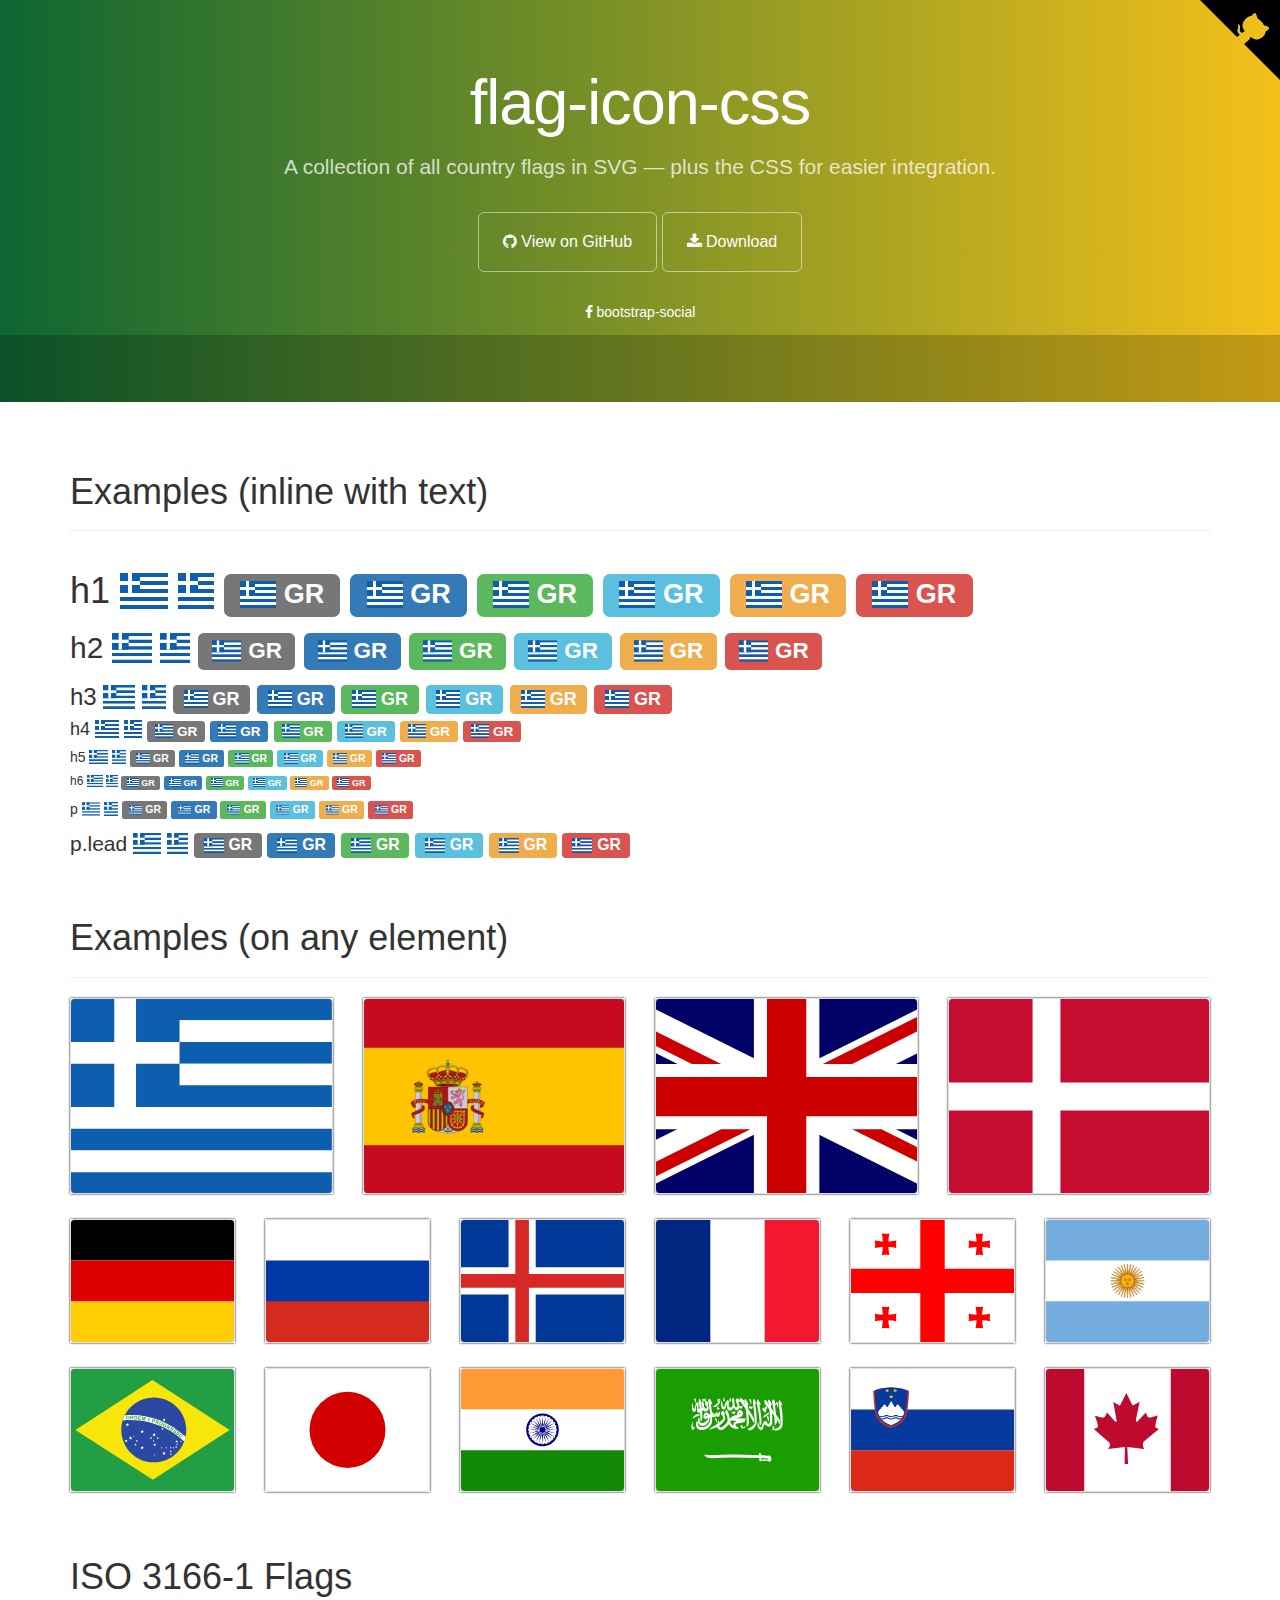
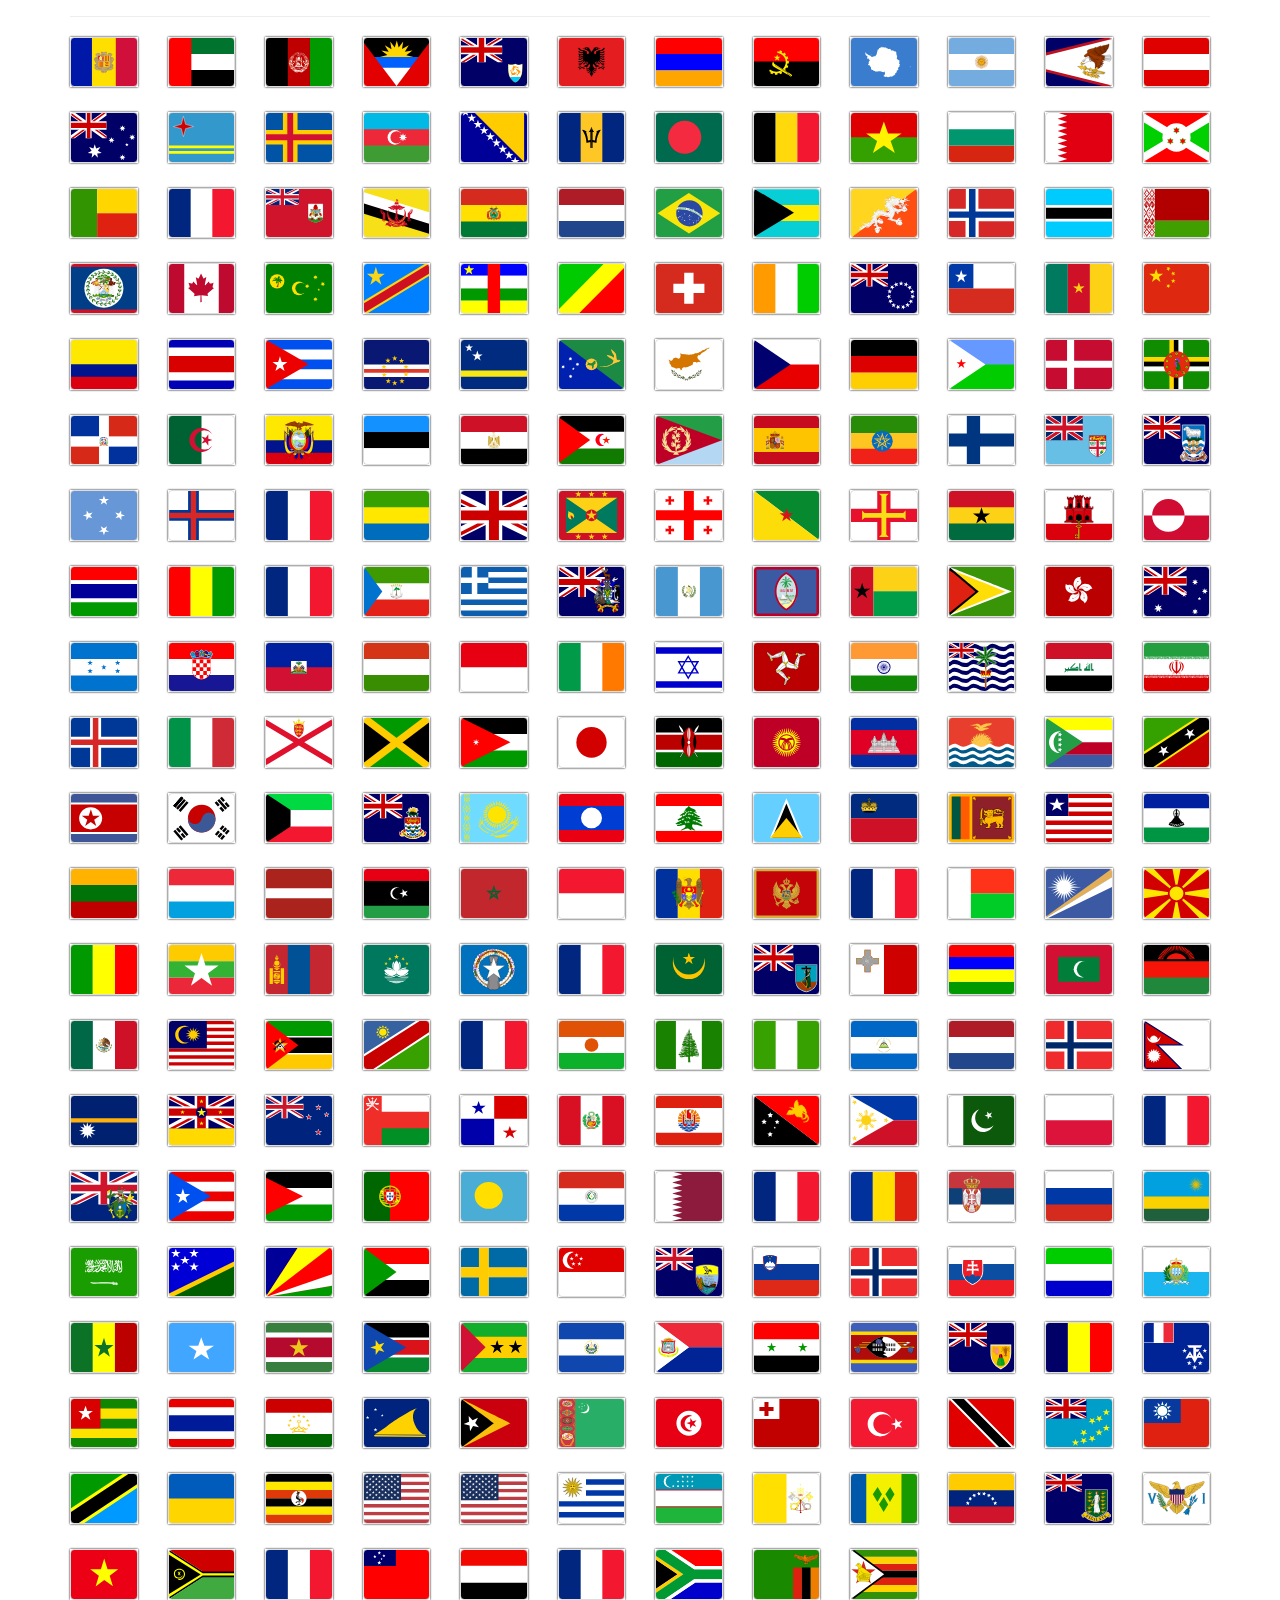
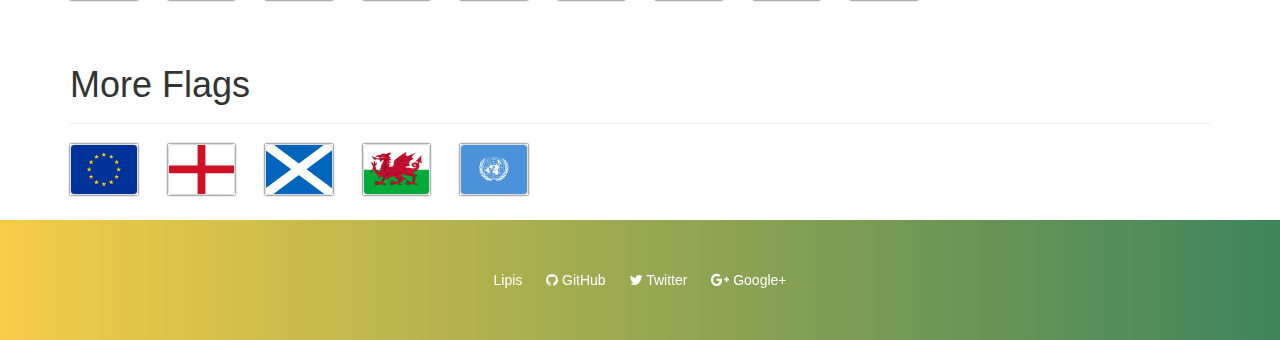
<file: flag-icon-css-master/index.html>
<!DOCTYPE html>
<html lang="en">
  <head>
    <meta charset="utf-8">
    <meta name="viewport" content="width=device-width, initial-scale=1.0">
    <meta property="og:type" content="website" />
    <meta property="og:url" content="https://lipis.github.io/flag-icon-css/" />

    <title>SVG Country Flags | flag-icon-css</title>

    <link href="https://maxcdn.bootstrapcdn.com/bootstrap/3.3.6/css/bootstrap.min.css" rel="stylesheet" id="bootstrap">
    <link href="https://maxcdn.bootstrapcdn.com/font-awesome/4.5.0/css/font-awesome.min.css" rel="stylesheet">
    <link href="./assets/docs.css" rel="stylesheet">
    <link href="./css/flag-icon.css" rel="stylesheet">
  </head>

  <body>
    <div class="jumbotron">
      <div class="container">
        <h1>flag-icon-css</h1>
        <p>
          A collection of all country flags in SVG — plus the CSS for easier integration.
        </p>
        <a href="https://github.com/lipis/flag-icon-css" class="btn btn-outline btn-lg"><span class="fa fa-github"></span> View on GitHub</a>
        <a href="https://github.com/lipis/flag-icon-css/archive/master.zip" class="btn btn-outline btn-lg"><span class="fa fa-download"></span> Download</a>
        <ul class="jumbotron-links">
          <li><a href="https://lipis.github.io/bootstrap-social"><span class="fa fa-facebook"></span> bootstrap-social</a></li>
        </ul>
      </div>
      <div class="bottom">
        <iframe src="https://ghbtns.com/github-btn.html?user=lipis&amp;repo=flag-icon-css&amp;type=watch&amp;count=true" class="social-share"></iframe>
      </div>
    </div>
    <script>
      if (window.location.hostname.indexOf('github') > 0) {
        window.location.replace("http://flag-icon-css.lip.is/");
      }
    </script>
    <div class="container">
      <section id="examples">
        <div class="page-header">
          <h1>Examples (inline with text)</h1>
        </div>
        <div class="no-wrap">
          <h1>
            h1
            <span class="flag-icon flag-icon-gr"></span>
            <span class="flag-icon flag-icon-squared flag-icon-gr"></span>
            <span class="label label-default"><span class="flag-icon flag-icon-gr"></span> GR</span>
            <span class="label label-primary"><span class="flag-icon flag-icon-gr"></span> GR</span>
            <span class="label label-success"><span class="flag-icon flag-icon-gr"></span> GR</span>
            <span class="label label-info"><span class="flag-icon flag-icon-gr"></span> GR</span>
            <span class="label label-warning"><span class="flag-icon flag-icon-gr"></span> GR</span>
            <span class="label label-danger"><span class="flag-icon flag-icon-gr"></span> GR</span>
          </h1>
          <h2>
            h2
            <span class="flag-icon flag-icon-gr"></span>
            <span class="flag-icon flag-icon-squared flag-icon-gr"></span>
            <span class="label label-default"><span class="flag-icon flag-icon-gr"></span> GR</span>
            <span class="label label-primary"><span class="flag-icon flag-icon-gr"></span> GR</span>
            <span class="label label-success"><span class="flag-icon flag-icon-gr"></span> GR</span>
            <span class="label label-info"><span class="flag-icon flag-icon-gr"></span> GR</span>
            <span class="label label-warning"><span class="flag-icon flag-icon-gr"></span> GR</span>
            <span class="label label-danger"><span class="flag-icon flag-icon-gr"></span> GR</span>
          </h2>
          <h3>
            h3
            <span class="flag-icon flag-icon-gr"></span>
            <span class="flag-icon flag-icon-squared flag-icon-gr"></span>
            <span class="label label-default"><span class="flag-icon flag-icon-gr"></span> GR</span>
            <span class="label label-primary"><span class="flag-icon flag-icon-gr"></span> GR</span>
            <span class="label label-success"><span class="flag-icon flag-icon-gr"></span> GR</span>
            <span class="label label-info"><span class="flag-icon flag-icon-gr"></span> GR</span>
            <span class="label label-warning"><span class="flag-icon flag-icon-gr"></span> GR</span>
            <span class="label label-danger"><span class="flag-icon flag-icon-gr"></span> GR</span>
          </h3>
          <h4>
            h4
            <span class="flag-icon flag-icon-gr"></span>
            <span class="flag-icon flag-icon-squared flag-icon-gr"></span>
            <span class="label label-default"><span class="flag-icon flag-icon-gr"></span> GR</span>
            <span class="label label-primary"><span class="flag-icon flag-icon-gr"></span> GR</span>
            <span class="label label-success"><span class="flag-icon flag-icon-gr"></span> GR</span>
            <span class="label label-info"><span class="flag-icon flag-icon-gr"></span> GR</span>
            <span class="label label-warning"><span class="flag-icon flag-icon-gr"></span> GR</span>
            <span class="label label-danger"><span class="flag-icon flag-icon-gr"></span> GR</span>
          </h4>
          <h5>
            h5
            <span class="flag-icon flag-icon-gr"></span>
            <span class="flag-icon flag-icon-squared flag-icon-gr"></span>
            <span class="label label-default"><span class="flag-icon flag-icon-gr"></span> GR</span>
            <span class="label label-primary"><span class="flag-icon flag-icon-gr"></span> GR</span>
            <span class="label label-success"><span class="flag-icon flag-icon-gr"></span> GR</span>
            <span class="label label-info"><span class="flag-icon flag-icon-gr"></span> GR</span>
            <span class="label label-warning"><span class="flag-icon flag-icon-gr"></span> GR</span>
            <span class="label label-danger"><span class="flag-icon flag-icon-gr"></span> GR</span>
          </h5>
          <h6>
            h6
            <span class="flag-icon flag-icon-gr"></span>
            <span class="flag-icon flag-icon-squared flag-icon-gr"></span>
            <span class="label label-default"><span class="flag-icon flag-icon-gr"></span> GR</span>
            <span class="label label-primary"><span class="flag-icon flag-icon-gr"></span> GR</span>
            <span class="label label-success"><span class="flag-icon flag-icon-gr"></span> GR</span>
            <span class="label label-info"><span class="flag-icon flag-icon-gr"></span> GR</span>
            <span class="label label-warning"><span class="flag-icon flag-icon-gr"></span> GR</span>
            <span class="label label-danger"><span class="flag-icon flag-icon-gr"></span> GR</span>
          </h6>
          <p>
            p
            <span class="flag-icon flag-icon-gr"></span>
            <span class="flag-icon flag-icon-squared flag-icon-gr"></span>
            <span class="label label-default"><span class="flag-icon flag-icon-gr"></span> GR</span>
            <span class="label label-primary"><span class="flag-icon flag-icon-gr"></span> GR</span>
            <span class="label label-success"><span class="flag-icon flag-icon-gr"></span> GR</span>
            <span class="label label-info"><span class="flag-icon flag-icon-gr"></span> GR</span>
            <span class="label label-warning"><span class="flag-icon flag-icon-gr"></span> GR</span>
            <span class="label label-danger"><span class="flag-icon flag-icon-gr"></span> GR</span>
          </p>
          <p class="lead">
            p.lead
            <span class="flag-icon flag-icon-gr"></span>
            <span class="flag-icon flag-icon-squared flag-icon-gr"></span>
            <span class="label label-default"><span class="flag-icon flag-icon-gr"></span> GR</span>
            <span class="label label-primary"><span class="flag-icon flag-icon-gr"></span> GR</span>
            <span class="label label-success"><span class="flag-icon flag-icon-gr"></span> GR</span>
            <span class="label label-info"><span class="flag-icon flag-icon-gr"></span> GR</span>
            <span class="label label-warning"><span class="flag-icon flag-icon-gr"></span> GR</span>
            <span class="label label-danger"><span class="flag-icon flag-icon-gr"></span> GR</span>
          </p>
        </section>
      </section>
      <section id="more" class="d">
        <div class="page-header">
          <h1>Examples (on any element)</h1>
        </div>
        <div class="row">
          <div class="col-lg-3 col-md-4 col-sm-4 col-xs-6">
            <div class="flag-wrapper">
              <div class="img-thumbnail flag flag-icon-background flag-icon-gr"></div>
            </div>
          </div>
          <div class="col-lg-3 col-md-4 col-sm-4 col-xs-6">
            <div class="flag-wrapper">
              <div class="img-thumbnail flag flag-icon-background flag-icon-es"></div>
            </div>
          </div>
          <div class="col-lg-3 col-md-4 col-sm-4 col-xs-3">
            <div class="flag-wrapper">
              <div class="img-thumbnail flag flag-icon-background flag-icon-gb"></div>
            </div>
          </div>
          <div class="col-lg-3 col-sm-2 col-xs-3">
            <div class="flag-wrapper">
              <div class="img-thumbnail flag flag-icon-background flag-icon-dk"></div>
            </div>
          </div>
          <div class="col-sm-2 col-xs-3">
            <div class="flag-wrapper">
              <div class="img-thumbnail flag flag-icon-background flag-icon-de"></div>
            </div>
          </div>
          <div class="col-sm-2 col-xs-3">
            <div class="flag-wrapper">
              <div class="img-thumbnail flag flag-icon-background flag-icon-ru"></div>
            </div>
          </div>
          <div class="col-sm-2 col-xs-3">
            <div class="flag-wrapper">
              <div class="img-thumbnail flag flag-icon-background flag-icon-is"></div>
            </div>
          </div>
          <div class="col-sm-2 col-xs-3">
            <div class="flag-wrapper">
              <div class="img-thumbnail flag flag-icon-background flag-icon-fr"></div>
            </div>
          </div>
          <div class="col-sm-2 col-xs-3">
            <div class="flag-wrapper">
              <div class="img-thumbnail flag flag-icon-background flag-icon-ge"></div>
            </div>
          </div>
          <div class="col-sm-2 col-xs-3">
            <div class="flag-wrapper">
              <div class="img-thumbnail flag flag-icon-background flag-icon-ar"></div>
            </div>
          </div>
          <div class="col-sm-2 col-xs-3">
            <div class="flag-wrapper">
              <div class="img-thumbnail flag flag-icon-background flag-icon-br"></div>
            </div>
          </div>
          <div class="col-sm-2 col-xs-3">
            <div class="flag-wrapper">
              <div class="img-thumbnail flag flag-icon-background flag-icon-jp"></div>
            </div>
          </div>
          <div class="col-sm-2 col-xs-3 hidden-xs">
            <div class="flag-wrapper">
              <div class="img-thumbnail flag flag-icon-background flag-icon-in"></div>
            </div>
          </div>
          <div class="col-sm-2 col-xs-3">
            <div class="flag-wrapper">
              <div class="img-thumbnail flag flag-icon-background flag-icon-sa"></div>
            </div>
          </div>
          <div class="col-sm-2 col-xs-3">
            <div class="flag-wrapper">
              <div class="img-thumbnail flag flag-icon-background flag-icon-si"></div>
            </div>
          </div>
          <div class="col-sm-2 col-xs-3 visible-lg">
            <div class="flag-wrapper">
              <div class="img-thumbnail flag flag-icon-background flag-icon-ca"></div>
            </div>
          </div>
        </div>
      </section>
      <section class="all-flags">
        <div class="page-header">
          <h1>ISO 3166-1 Flags</h1>
        </div>
        <div class="row">
          <div class="col-md-1 col-sm-2 col-xs-3"><div class="flag-wrapper"><div class="img-thumbnail flag flag-icon-background flag-icon-ad" title="ad" id="ad"></div></div></div>
          <div class="col-md-1 col-sm-2 col-xs-3"><div class="flag-wrapper"><div class="img-thumbnail flag flag-icon-background flag-icon-ae" title="ae" id="ae"></div></div></div>
          <div class="col-md-1 col-sm-2 col-xs-3"><div class="flag-wrapper"><div class="img-thumbnail flag flag-icon-background flag-icon-af" title="af" id="af"></div></div></div>
          <div class="col-md-1 col-sm-2 col-xs-3"><div class="flag-wrapper"><div class="img-thumbnail flag flag-icon-background flag-icon-ag" title="ag" id="ag"></div></div></div>
          <div class="col-md-1 col-sm-2 col-xs-3"><div class="flag-wrapper"><div class="img-thumbnail flag flag-icon-background flag-icon-ai" title="ai" id="ai"></div></div></div>
          <div class="col-md-1 col-sm-2 col-xs-3"><div class="flag-wrapper"><div class="img-thumbnail flag flag-icon-background flag-icon-al" title="al" id="al"></div></div></div>
          <div class="col-md-1 col-sm-2 col-xs-3"><div class="flag-wrapper"><div class="img-thumbnail flag flag-icon-background flag-icon-am" title="am" id="am"></div></div></div>
          <div class="col-md-1 col-sm-2 col-xs-3"><div class="flag-wrapper"><div class="img-thumbnail flag flag-icon-background flag-icon-ao" title="ao" id="ao"></div></div></div>
          <div class="col-md-1 col-sm-2 col-xs-3"><div class="flag-wrapper"><div class="img-thumbnail flag flag-icon-background flag-icon-aq" title="aq" id="aq"></div></div></div>
          <div class="col-md-1 col-sm-2 col-xs-3"><div class="flag-wrapper"><div class="img-thumbnail flag flag-icon-background flag-icon-ar" title="ar" id="ar"></div></div></div>
          <div class="col-md-1 col-sm-2 col-xs-3"><div class="flag-wrapper"><div class="img-thumbnail flag flag-icon-background flag-icon-as" title="as" id="as"></div></div></div>
          <div class="col-md-1 col-sm-2 col-xs-3"><div class="flag-wrapper"><div class="img-thumbnail flag flag-icon-background flag-icon-at" title="at" id="at"></div></div></div>
          <div class="col-md-1 col-sm-2 col-xs-3"><div class="flag-wrapper"><div class="img-thumbnail flag flag-icon-background flag-icon-au" title="au" id="au"></div></div></div>
          <div class="col-md-1 col-sm-2 col-xs-3"><div class="flag-wrapper"><div class="img-thumbnail flag flag-icon-background flag-icon-aw" title="aw" id="aw"></div></div></div>
          <div class="col-md-1 col-sm-2 col-xs-3"><div class="flag-wrapper"><div class="img-thumbnail flag flag-icon-background flag-icon-ax" title="ax" id="ax"></div></div></div>
          <div class="col-md-1 col-sm-2 col-xs-3"><div class="flag-wrapper"><div class="img-thumbnail flag flag-icon-background flag-icon-az" title="az" id="az"></div></div></div>
          <div class="col-md-1 col-sm-2 col-xs-3"><div class="flag-wrapper"><div class="img-thumbnail flag flag-icon-background flag-icon-ba" title="ba" id="ba"></div></div></div>
          <div class="col-md-1 col-sm-2 col-xs-3"><div class="flag-wrapper"><div class="img-thumbnail flag flag-icon-background flag-icon-bb" title="bb" id="bb"></div></div></div>
          <div class="col-md-1 col-sm-2 col-xs-3"><div class="flag-wrapper"><div class="img-thumbnail flag flag-icon-background flag-icon-bd" title="bd" id="bd"></div></div></div>
          <div class="col-md-1 col-sm-2 col-xs-3"><div class="flag-wrapper"><div class="img-thumbnail flag flag-icon-background flag-icon-be" title="be" id="be"></div></div></div>
          <div class="col-md-1 col-sm-2 col-xs-3"><div class="flag-wrapper"><div class="img-thumbnail flag flag-icon-background flag-icon-bf" title="bf" id="bf"></div></div></div>
          <div class="col-md-1 col-sm-2 col-xs-3"><div class="flag-wrapper"><div class="img-thumbnail flag flag-icon-background flag-icon-bg" title="bg" id="bg"></div></div></div>
          <div class="col-md-1 col-sm-2 col-xs-3"><div class="flag-wrapper"><div class="img-thumbnail flag flag-icon-background flag-icon-bh" title="bh" id="bh"></div></div></div>
          <div class="col-md-1 col-sm-2 col-xs-3"><div class="flag-wrapper"><div class="img-thumbnail flag flag-icon-background flag-icon-bi" title="bi" id="bi"></div></div></div>
          <div class="col-md-1 col-sm-2 col-xs-3"><div class="flag-wrapper"><div class="img-thumbnail flag flag-icon-background flag-icon-bj" title="bj" id="bj"></div></div></div>
          <div class="col-md-1 col-sm-2 col-xs-3"><div class="flag-wrapper"><div class="img-thumbnail flag flag-icon-background flag-icon-bl" title="bl" id="bl"></div></div></div>
          <div class="col-md-1 col-sm-2 col-xs-3"><div class="flag-wrapper"><div class="img-thumbnail flag flag-icon-background flag-icon-bm" title="bm" id="bm"></div></div></div>
          <div class="col-md-1 col-sm-2 col-xs-3"><div class="flag-wrapper"><div class="img-thumbnail flag flag-icon-background flag-icon-bn" title="bn" id="bn"></div></div></div>
          <div class="col-md-1 col-sm-2 col-xs-3"><div class="flag-wrapper"><div class="img-thumbnail flag flag-icon-background flag-icon-bo" title="bo" id="bo"></div></div></div>
          <div class="col-md-1 col-sm-2 col-xs-3"><div class="flag-wrapper"><div class="img-thumbnail flag flag-icon-background flag-icon-bq" title="bq" id="bq"></div></div></div>
          <div class="col-md-1 col-sm-2 col-xs-3"><div class="flag-wrapper"><div class="img-thumbnail flag flag-icon-background flag-icon-br" title="br" id="br"></div></div></div>
          <div class="col-md-1 col-sm-2 col-xs-3"><div class="flag-wrapper"><div class="img-thumbnail flag flag-icon-background flag-icon-bs" title="bs" id="bs"></div></div></div>
          <div class="col-md-1 col-sm-2 col-xs-3"><div class="flag-wrapper"><div class="img-thumbnail flag flag-icon-background flag-icon-bt" title="bt" id="bt"></div></div></div>
          <div class="col-md-1 col-sm-2 col-xs-3"><div class="flag-wrapper"><div class="img-thumbnail flag flag-icon-background flag-icon-bv" title="bv" id="bv"></div></div></div>
          <div class="col-md-1 col-sm-2 col-xs-3"><div class="flag-wrapper"><div class="img-thumbnail flag flag-icon-background flag-icon-bw" title="bw" id="bw"></div></div></div>
          <div class="col-md-1 col-sm-2 col-xs-3"><div class="flag-wrapper"><div class="img-thumbnail flag flag-icon-background flag-icon-by" title="by" id="by"></div></div></div>
          <div class="col-md-1 col-sm-2 col-xs-3"><div class="flag-wrapper"><div class="img-thumbnail flag flag-icon-background flag-icon-bz" title="bz" id="bz"></div></div></div>
          <div class="col-md-1 col-sm-2 col-xs-3"><div class="flag-wrapper"><div class="img-thumbnail flag flag-icon-background flag-icon-ca" title="ca" id="ca"></div></div></div>
          <div class="col-md-1 col-sm-2 col-xs-3"><div class="flag-wrapper"><div class="img-thumbnail flag flag-icon-background flag-icon-cc" title="cc" id="cc"></div></div></div>
          <div class="col-md-1 col-sm-2 col-xs-3"><div class="flag-wrapper"><div class="img-thumbnail flag flag-icon-background flag-icon-cd" title="cd" id="cd"></div></div></div>
          <div class="col-md-1 col-sm-2 col-xs-3"><div class="flag-wrapper"><div class="img-thumbnail flag flag-icon-background flag-icon-cf" title="cf" id="cf"></div></div></div>
          <div class="col-md-1 col-sm-2 col-xs-3"><div class="flag-wrapper"><div class="img-thumbnail flag flag-icon-background flag-icon-cg" title="cg" id="cg"></div></div></div>
          <div class="col-md-1 col-sm-2 col-xs-3"><div class="flag-wrapper"><div class="img-thumbnail flag flag-icon-background flag-icon-ch" title="ch" id="ch"></div></div></div>
          <div class="col-md-1 col-sm-2 col-xs-3"><div class="flag-wrapper"><div class="img-thumbnail flag flag-icon-background flag-icon-ci" title="ci" id="ci"></div></div></div>
          <div class="col-md-1 col-sm-2 col-xs-3"><div class="flag-wrapper"><div class="img-thumbnail flag flag-icon-background flag-icon-ck" title="ck" id="ck"></div></div></div>
          <div class="col-md-1 col-sm-2 col-xs-3"><div class="flag-wrapper"><div class="img-thumbnail flag flag-icon-background flag-icon-cl" title="cl" id="cl"></div></div></div>
          <div class="col-md-1 col-sm-2 col-xs-3"><div class="flag-wrapper"><div class="img-thumbnail flag flag-icon-background flag-icon-cm" title="cm" id="cm"></div></div></div>
          <div class="col-md-1 col-sm-2 col-xs-3"><div class="flag-wrapper"><div class="img-thumbnail flag flag-icon-background flag-icon-cn" title="cn" id="cn"></div></div></div>
          <div class="col-md-1 col-sm-2 col-xs-3"><div class="flag-wrapper"><div class="img-thumbnail flag flag-icon-background flag-icon-co" title="co" id="co"></div></div></div>
          <div class="col-md-1 col-sm-2 col-xs-3"><div class="flag-wrapper"><div class="img-thumbnail flag flag-icon-background flag-icon-cr" title="cr" id="cr"></div></div></div>
          <div class="col-md-1 col-sm-2 col-xs-3"><div class="flag-wrapper"><div class="img-thumbnail flag flag-icon-background flag-icon-cu" title="cu" id="cu"></div></div></div>
          <div class="col-md-1 col-sm-2 col-xs-3"><div class="flag-wrapper"><div class="img-thumbnail flag flag-icon-background flag-icon-cv" title="cv" id="cv"></div></div></div>
          <div class="col-md-1 col-sm-2 col-xs-3"><div class="flag-wrapper"><div class="img-thumbnail flag flag-icon-background flag-icon-cw" title="cw" id="cw"></div></div></div>
          <div class="col-md-1 col-sm-2 col-xs-3"><div class="flag-wrapper"><div class="img-thumbnail flag flag-icon-background flag-icon-cx" title="cx" id="cx"></div></div></div>
          <div class="col-md-1 col-sm-2 col-xs-3"><div class="flag-wrapper"><div class="img-thumbnail flag flag-icon-background flag-icon-cy" title="cy" id="cy"></div></div></div>
          <div class="col-md-1 col-sm-2 col-xs-3"><div class="flag-wrapper"><div class="img-thumbnail flag flag-icon-background flag-icon-cz" title="cz" id="cz"></div></div></div>
          <div class="col-md-1 col-sm-2 col-xs-3"><div class="flag-wrapper"><div class="img-thumbnail flag flag-icon-background flag-icon-de" title="de" id="de"></div></div></div>
          <div class="col-md-1 col-sm-2 col-xs-3"><div class="flag-wrapper"><div class="img-thumbnail flag flag-icon-background flag-icon-dj" title="dj" id="dj"></div></div></div>
          <div class="col-md-1 col-sm-2 col-xs-3"><div class="flag-wrapper"><div class="img-thumbnail flag flag-icon-background flag-icon-dk" title="dk" id="dk"></div></div></div>
          <div class="col-md-1 col-sm-2 col-xs-3"><div class="flag-wrapper"><div class="img-thumbnail flag flag-icon-background flag-icon-dm" title="dm" id="dm"></div></div></div>
          <div class="col-md-1 col-sm-2 col-xs-3"><div class="flag-wrapper"><div class="img-thumbnail flag flag-icon-background flag-icon-do" title="do" id="do"></div></div></div>
          <div class="col-md-1 col-sm-2 col-xs-3"><div class="flag-wrapper"><div class="img-thumbnail flag flag-icon-background flag-icon-dz" title="dz" id="dz"></div></div></div>
          <div class="col-md-1 col-sm-2 col-xs-3"><div class="flag-wrapper"><div class="img-thumbnail flag flag-icon-background flag-icon-ec" title="ec" id="ec"></div></div></div>
          <div class="col-md-1 col-sm-2 col-xs-3"><div class="flag-wrapper"><div class="img-thumbnail flag flag-icon-background flag-icon-ee" title="ee" id="ee"></div></div></div>
          <div class="col-md-1 col-sm-2 col-xs-3"><div class="flag-wrapper"><div class="img-thumbnail flag flag-icon-background flag-icon-eg" title="eg" id="eg"></div></div></div>
          <div class="col-md-1 col-sm-2 col-xs-3"><div class="flag-wrapper"><div class="img-thumbnail flag flag-icon-background flag-icon-eh" title="eh" id="eh"></div></div></div>
          <div class="col-md-1 col-sm-2 col-xs-3"><div class="flag-wrapper"><div class="img-thumbnail flag flag-icon-background flag-icon-er" title="er" id="er"></div></div></div>
          <div class="col-md-1 col-sm-2 col-xs-3"><div class="flag-wrapper"><div class="img-thumbnail flag flag-icon-background flag-icon-es" title="es" id="es"></div></div></div>
          <div class="col-md-1 col-sm-2 col-xs-3"><div class="flag-wrapper"><div class="img-thumbnail flag flag-icon-background flag-icon-et" title="et" id="et"></div></div></div>
          <div class="col-md-1 col-sm-2 col-xs-3"><div class="flag-wrapper"><div class="img-thumbnail flag flag-icon-background flag-icon-fi" title="fi" id="fi"></div></div></div>
          <div class="col-md-1 col-sm-2 col-xs-3"><div class="flag-wrapper"><div class="img-thumbnail flag flag-icon-background flag-icon-fj" title="fj" id="fj"></div></div></div>
          <div class="col-md-1 col-sm-2 col-xs-3"><div class="flag-wrapper"><div class="img-thumbnail flag flag-icon-background flag-icon-fk" title="fk" id="fk"></div></div></div>
          <div class="col-md-1 col-sm-2 col-xs-3"><div class="flag-wrapper"><div class="img-thumbnail flag flag-icon-background flag-icon-fm" title="fm" id="fm"></div></div></div>
          <div class="col-md-1 col-sm-2 col-xs-3"><div class="flag-wrapper"><div class="img-thumbnail flag flag-icon-background flag-icon-fo" title="fo" id="fo"></div></div></div>
          <div class="col-md-1 col-sm-2 col-xs-3"><div class="flag-wrapper"><div class="img-thumbnail flag flag-icon-background flag-icon-fr" title="fr" id="fr"></div></div></div>
          <div class="col-md-1 col-sm-2 col-xs-3"><div class="flag-wrapper"><div class="img-thumbnail flag flag-icon-background flag-icon-ga" title="ga" id="ga"></div></div></div>
          <div class="col-md-1 col-sm-2 col-xs-3"><div class="flag-wrapper"><div class="img-thumbnail flag flag-icon-background flag-icon-gb" title="gb" id="gb"></div></div></div>
          <div class="col-md-1 col-sm-2 col-xs-3"><div class="flag-wrapper"><div class="img-thumbnail flag flag-icon-background flag-icon-gd" title="gd" id="gd"></div></div></div>
          <div class="col-md-1 col-sm-2 col-xs-3"><div class="flag-wrapper"><div class="img-thumbnail flag flag-icon-background flag-icon-ge" title="ge" id="ge"></div></div></div>
          <div class="col-md-1 col-sm-2 col-xs-3"><div class="flag-wrapper"><div class="img-thumbnail flag flag-icon-background flag-icon-gf" title="gf" id="gf"></div></div></div>
          <div class="col-md-1 col-sm-2 col-xs-3"><div class="flag-wrapper"><div class="img-thumbnail flag flag-icon-background flag-icon-gg" title="gg" id="gg"></div></div></div>
          <div class="col-md-1 col-sm-2 col-xs-3"><div class="flag-wrapper"><div class="img-thumbnail flag flag-icon-background flag-icon-gh" title="gh" id="gh"></div></div></div>
          <div class="col-md-1 col-sm-2 col-xs-3"><div class="flag-wrapper"><div class="img-thumbnail flag flag-icon-background flag-icon-gi" title="gi" id="gi"></div></div></div>
          <div class="col-md-1 col-sm-2 col-xs-3"><div class="flag-wrapper"><div class="img-thumbnail flag flag-icon-background flag-icon-gl" title="gl" id="gl"></div></div></div>
          <div class="col-md-1 col-sm-2 col-xs-3"><div class="flag-wrapper"><div class="img-thumbnail flag flag-icon-background flag-icon-gm" title="gm" id="gm"></div></div></div>
          <div class="col-md-1 col-sm-2 col-xs-3"><div class="flag-wrapper"><div class="img-thumbnail flag flag-icon-background flag-icon-gn" title="gn" id="gn"></div></div></div>
          <div class="col-md-1 col-sm-2 col-xs-3"><div class="flag-wrapper"><div class="img-thumbnail flag flag-icon-background flag-icon-gp" title="gp" id="gp"></div></div></div>
          <div class="col-md-1 col-sm-2 col-xs-3"><div class="flag-wrapper"><div class="img-thumbnail flag flag-icon-background flag-icon-gq" title="gq" id="gq"></div></div></div>
          <div class="col-md-1 col-sm-2 col-xs-3"><div class="flag-wrapper"><div class="img-thumbnail flag flag-icon-background flag-icon-gr" title="gr" id="gr"></div></div></div>
          <div class="col-md-1 col-sm-2 col-xs-3"><div class="flag-wrapper"><div class="img-thumbnail flag flag-icon-background flag-icon-gs" title="gs" id="gs"></div></div></div>
          <div class="col-md-1 col-sm-2 col-xs-3"><div class="flag-wrapper"><div class="img-thumbnail flag flag-icon-background flag-icon-gt" title="gt" id="gt"></div></div></div>
          <div class="col-md-1 col-sm-2 col-xs-3"><div class="flag-wrapper"><div class="img-thumbnail flag flag-icon-background flag-icon-gu" title="gu" id="gu"></div></div></div>
          <div class="col-md-1 col-sm-2 col-xs-3"><div class="flag-wrapper"><div class="img-thumbnail flag flag-icon-background flag-icon-gw" title="gw" id="gw"></div></div></div>
          <div class="col-md-1 col-sm-2 col-xs-3"><div class="flag-wrapper"><div class="img-thumbnail flag flag-icon-background flag-icon-gy" title="gy" id="gy"></div></div></div>
          <div class="col-md-1 col-sm-2 col-xs-3"><div class="flag-wrapper"><div class="img-thumbnail flag flag-icon-background flag-icon-hk" title="hk" id="hk"></div></div></div>
          <div class="col-md-1 col-sm-2 col-xs-3"><div class="flag-wrapper"><div class="img-thumbnail flag flag-icon-background flag-icon-hm" title="hm" id="hm"></div></div></div>
          <div class="col-md-1 col-sm-2 col-xs-3"><div class="flag-wrapper"><div class="img-thumbnail flag flag-icon-background flag-icon-hn" title="hn" id="hn"></div></div></div>
          <div class="col-md-1 col-sm-2 col-xs-3"><div class="flag-wrapper"><div class="img-thumbnail flag flag-icon-background flag-icon-hr" title="hr" id="hr"></div></div></div>
          <div class="col-md-1 col-sm-2 col-xs-3"><div class="flag-wrapper"><div class="img-thumbnail flag flag-icon-background flag-icon-ht" title="ht" id="ht"></div></div></div>
          <div class="col-md-1 col-sm-2 col-xs-3"><div class="flag-wrapper"><div class="img-thumbnail flag flag-icon-background flag-icon-hu" title="hu" id="hu"></div></div></div>
          <div class="col-md-1 col-sm-2 col-xs-3"><div class="flag-wrapper"><div class="img-thumbnail flag flag-icon-background flag-icon-id" title="id" id="id"></div></div></div>
          <div class="col-md-1 col-sm-2 col-xs-3"><div class="flag-wrapper"><div class="img-thumbnail flag flag-icon-background flag-icon-ie" title="ie" id="ie"></div></div></div>
          <div class="col-md-1 col-sm-2 col-xs-3"><div class="flag-wrapper"><div class="img-thumbnail flag flag-icon-background flag-icon-il" title="il" id="il"></div></div></div>
          <div class="col-md-1 col-sm-2 col-xs-3"><div class="flag-wrapper"><div class="img-thumbnail flag flag-icon-background flag-icon-im" title="im" id="im"></div></div></div>
          <div class="col-md-1 col-sm-2 col-xs-3"><div class="flag-wrapper"><div class="img-thumbnail flag flag-icon-background flag-icon-in" title="in" id="in"></div></div></div>
          <div class="col-md-1 col-sm-2 col-xs-3"><div class="flag-wrapper"><div class="img-thumbnail flag flag-icon-background flag-icon-io" title="io" id="io"></div></div></div>
          <div class="col-md-1 col-sm-2 col-xs-3"><div class="flag-wrapper"><div class="img-thumbnail flag flag-icon-background flag-icon-iq" title="iq" id="iq"></div></div></div>
          <div class="col-md-1 col-sm-2 col-xs-3"><div class="flag-wrapper"><div class="img-thumbnail flag flag-icon-background flag-icon-ir" title="ir" id="ir"></div></div></div>
          <div class="col-md-1 col-sm-2 col-xs-3"><div class="flag-wrapper"><div class="img-thumbnail flag flag-icon-background flag-icon-is" title="is" id="is"></div></div></div>
          <div class="col-md-1 col-sm-2 col-xs-3"><div class="flag-wrapper"><div class="img-thumbnail flag flag-icon-background flag-icon-it" title="it" id="it"></div></div></div>
          <div class="col-md-1 col-sm-2 col-xs-3"><div class="flag-wrapper"><div class="img-thumbnail flag flag-icon-background flag-icon-je" title="je" id="je"></div></div></div>
          <div class="col-md-1 col-sm-2 col-xs-3"><div class="flag-wrapper"><div class="img-thumbnail flag flag-icon-background flag-icon-jm" title="jm" id="jm"></div></div></div>
          <div class="col-md-1 col-sm-2 col-xs-3"><div class="flag-wrapper"><div class="img-thumbnail flag flag-icon-background flag-icon-jo" title="jo" id="jo"></div></div></div>
          <div class="col-md-1 col-sm-2 col-xs-3"><div class="flag-wrapper"><div class="img-thumbnail flag flag-icon-background flag-icon-jp" title="jp" id="jp"></div></div></div>
          <div class="col-md-1 col-sm-2 col-xs-3"><div class="flag-wrapper"><div class="img-thumbnail flag flag-icon-background flag-icon-ke" title="ke" id="ke"></div></div></div>
          <div class="col-md-1 col-sm-2 col-xs-3"><div class="flag-wrapper"><div class="img-thumbnail flag flag-icon-background flag-icon-kg" title="kg" id="kg"></div></div></div>
          <div class="col-md-1 col-sm-2 col-xs-3"><div class="flag-wrapper"><div class="img-thumbnail flag flag-icon-background flag-icon-kh" title="kh" id="kh"></div></div></div>
          <div class="col-md-1 col-sm-2 col-xs-3"><div class="flag-wrapper"><div class="img-thumbnail flag flag-icon-background flag-icon-ki" title="ki" id="ki"></div></div></div>
          <div class="col-md-1 col-sm-2 col-xs-3"><div class="flag-wrapper"><div class="img-thumbnail flag flag-icon-background flag-icon-km" title="km" id="km"></div></div></div>
          <div class="col-md-1 col-sm-2 col-xs-3"><div class="flag-wrapper"><div class="img-thumbnail flag flag-icon-background flag-icon-kn" title="kn" id="kn"></div></div></div>
          <div class="col-md-1 col-sm-2 col-xs-3"><div class="flag-wrapper"><div class="img-thumbnail flag flag-icon-background flag-icon-kp" title="kp" id="kp"></div></div></div>
          <div class="col-md-1 col-sm-2 col-xs-3"><div class="flag-wrapper"><div class="img-thumbnail flag flag-icon-background flag-icon-kr" title="kr" id="kr"></div></div></div>
          <div class="col-md-1 col-sm-2 col-xs-3"><div class="flag-wrapper"><div class="img-thumbnail flag flag-icon-background flag-icon-kw" title="kw" id="kw"></div></div></div>
          <div class="col-md-1 col-sm-2 col-xs-3"><div class="flag-wrapper"><div class="img-thumbnail flag flag-icon-background flag-icon-ky" title="ky" id="ky"></div></div></div>
          <div class="col-md-1 col-sm-2 col-xs-3"><div class="flag-wrapper"><div class="img-thumbnail flag flag-icon-background flag-icon-kz" title="kz" id="kz"></div></div></div>
          <div class="col-md-1 col-sm-2 col-xs-3"><div class="flag-wrapper"><div class="img-thumbnail flag flag-icon-background flag-icon-la" title="la" id="la"></div></div></div>
          <div class="col-md-1 col-sm-2 col-xs-3"><div class="flag-wrapper"><div class="img-thumbnail flag flag-icon-background flag-icon-lb" title="lb" id="lb"></div></div></div>
          <div class="col-md-1 col-sm-2 col-xs-3"><div class="flag-wrapper"><div class="img-thumbnail flag flag-icon-background flag-icon-lc" title="lc" id="lc"></div></div></div>
          <div class="col-md-1 col-sm-2 col-xs-3"><div class="flag-wrapper"><div class="img-thumbnail flag flag-icon-background flag-icon-li" title="li" id="li"></div></div></div>
          <div class="col-md-1 col-sm-2 col-xs-3"><div class="flag-wrapper"><div class="img-thumbnail flag flag-icon-background flag-icon-lk" title="lk" id="lk"></div></div></div>
          <div class="col-md-1 col-sm-2 col-xs-3"><div class="flag-wrapper"><div class="img-thumbnail flag flag-icon-background flag-icon-lr" title="lr" id="lr"></div></div></div>
          <div class="col-md-1 col-sm-2 col-xs-3"><div class="flag-wrapper"><div class="img-thumbnail flag flag-icon-background flag-icon-ls" title="ls" id="ls"></div></div></div>
          <div class="col-md-1 col-sm-2 col-xs-3"><div class="flag-wrapper"><div class="img-thumbnail flag flag-icon-background flag-icon-lt" title="lt" id="lt"></div></div></div>
          <div class="col-md-1 col-sm-2 col-xs-3"><div class="flag-wrapper"><div class="img-thumbnail flag flag-icon-background flag-icon-lu" title="lu" id="lu"></div></div></div>
          <div class="col-md-1 col-sm-2 col-xs-3"><div class="flag-wrapper"><div class="img-thumbnail flag flag-icon-background flag-icon-lv" title="lv" id="lv"></div></div></div>
          <div class="col-md-1 col-sm-2 col-xs-3"><div class="flag-wrapper"><div class="img-thumbnail flag flag-icon-background flag-icon-ly" title="ly" id="ly"></div></div></div>
          <div class="col-md-1 col-sm-2 col-xs-3"><div class="flag-wrapper"><div class="img-thumbnail flag flag-icon-background flag-icon-ma" title="ma" id="ma"></div></div></div>
          <div class="col-md-1 col-sm-2 col-xs-3"><div class="flag-wrapper"><div class="img-thumbnail flag flag-icon-background flag-icon-mc" title="mc" id="mc"></div></div></div>
          <div class="col-md-1 col-sm-2 col-xs-3"><div class="flag-wrapper"><div class="img-thumbnail flag flag-icon-background flag-icon-md" title="md" id="md"></div></div></div>
          <div class="col-md-1 col-sm-2 col-xs-3"><div class="flag-wrapper"><div class="img-thumbnail flag flag-icon-background flag-icon-me" title="me" id="me"></div></div></div>
          <div class="col-md-1 col-sm-2 col-xs-3"><div class="flag-wrapper"><div class="img-thumbnail flag flag-icon-background flag-icon-mf" title="mf" id="mf"></div></div></div>
          <div class="col-md-1 col-sm-2 col-xs-3"><div class="flag-wrapper"><div class="img-thumbnail flag flag-icon-background flag-icon-mg" title="mg" id="mg"></div></div></div>
          <div class="col-md-1 col-sm-2 col-xs-3"><div class="flag-wrapper"><div class="img-thumbnail flag flag-icon-background flag-icon-mh" title="mh" id="mh"></div></div></div>
          <div class="col-md-1 col-sm-2 col-xs-3"><div class="flag-wrapper"><div class="img-thumbnail flag flag-icon-background flag-icon-mk" title="mk" id="mk"></div></div></div>
          <div class="col-md-1 col-sm-2 col-xs-3"><div class="flag-wrapper"><div class="img-thumbnail flag flag-icon-background flag-icon-ml" title="ml" id="ml"></div></div></div>
          <div class="col-md-1 col-sm-2 col-xs-3"><div class="flag-wrapper"><div class="img-thumbnail flag flag-icon-background flag-icon-mm" title="mm" id="mm"></div></div></div>
          <div class="col-md-1 col-sm-2 col-xs-3"><div class="flag-wrapper"><div class="img-thumbnail flag flag-icon-background flag-icon-mn" title="mn" id="mn"></div></div></div>
          <div class="col-md-1 col-sm-2 col-xs-3"><div class="flag-wrapper"><div class="img-thumbnail flag flag-icon-background flag-icon-mo" title="mo" id="mo"></div></div></div>
          <div class="col-md-1 col-sm-2 col-xs-3"><div class="flag-wrapper"><div class="img-thumbnail flag flag-icon-background flag-icon-mp" title="mp" id="mp"></div></div></div>
          <div class="col-md-1 col-sm-2 col-xs-3"><div class="flag-wrapper"><div class="img-thumbnail flag flag-icon-background flag-icon-mq" title="mq" id="mq"></div></div></div>
          <div class="col-md-1 col-sm-2 col-xs-3"><div class="flag-wrapper"><div class="img-thumbnail flag flag-icon-background flag-icon-mr" title="mr" id="mr"></div></div></div>
          <div class="col-md-1 col-sm-2 col-xs-3"><div class="flag-wrapper"><div class="img-thumbnail flag flag-icon-background flag-icon-ms" title="ms" id="ms"></div></div></div>
          <div class="col-md-1 col-sm-2 col-xs-3"><div class="flag-wrapper"><div class="img-thumbnail flag flag-icon-background flag-icon-mt" title="mt" id="mt"></div></div></div>
          <div class="col-md-1 col-sm-2 col-xs-3"><div class="flag-wrapper"><div class="img-thumbnail flag flag-icon-background flag-icon-mu" title="mu" id="mu"></div></div></div>
          <div class="col-md-1 col-sm-2 col-xs-3"><div class="flag-wrapper"><div class="img-thumbnail flag flag-icon-background flag-icon-mv" title="mv" id="mv"></div></div></div>
          <div class="col-md-1 col-sm-2 col-xs-3"><div class="flag-wrapper"><div class="img-thumbnail flag flag-icon-background flag-icon-mw" title="mw" id="mw"></div></div></div>
          <div class="col-md-1 col-sm-2 col-xs-3"><div class="flag-wrapper"><div class="img-thumbnail flag flag-icon-background flag-icon-mx" title="mx" id="mx"></div></div></div>
          <div class="col-md-1 col-sm-2 col-xs-3"><div class="flag-wrapper"><div class="img-thumbnail flag flag-icon-background flag-icon-my" title="my" id="my"></div></div></div>
          <div class="col-md-1 col-sm-2 col-xs-3"><div class="flag-wrapper"><div class="img-thumbnail flag flag-icon-background flag-icon-mz" title="mz" id="mz"></div></div></div>
          <div class="col-md-1 col-sm-2 col-xs-3"><div class="flag-wrapper"><div class="img-thumbnail flag flag-icon-background flag-icon-na" title="na" id="na"></div></div></div>
          <div class="col-md-1 col-sm-2 col-xs-3"><div class="flag-wrapper"><div class="img-thumbnail flag flag-icon-background flag-icon-nc" title="nc" id="nc"></div></div></div>
          <div class="col-md-1 col-sm-2 col-xs-3"><div class="flag-wrapper"><div class="img-thumbnail flag flag-icon-background flag-icon-ne" title="ne" id="ne"></div></div></div>
          <div class="col-md-1 col-sm-2 col-xs-3"><div class="flag-wrapper"><div class="img-thumbnail flag flag-icon-background flag-icon-nf" title="nf" id="nf"></div></div></div>
          <div class="col-md-1 col-sm-2 col-xs-3"><div class="flag-wrapper"><div class="img-thumbnail flag flag-icon-background flag-icon-ng" title="ng" id="ng"></div></div></div>
          <div class="col-md-1 col-sm-2 col-xs-3"><div class="flag-wrapper"><div class="img-thumbnail flag flag-icon-background flag-icon-ni" title="ni" id="ni"></div></div></div>
          <div class="col-md-1 col-sm-2 col-xs-3"><div class="flag-wrapper"><div class="img-thumbnail flag flag-icon-background flag-icon-nl" title="nl" id="nl"></div></div></div>
          <div class="col-md-1 col-sm-2 col-xs-3"><div class="flag-wrapper"><div class="img-thumbnail flag flag-icon-background flag-icon-no" title="no" id="no"></div></div></div>
          <div class="col-md-1 col-sm-2 col-xs-3"><div class="flag-wrapper"><div class="img-thumbnail flag flag-icon-background flag-icon-np" title="np" id="np"></div></div></div>
          <div class="col-md-1 col-sm-2 col-xs-3"><div class="flag-wrapper"><div class="img-thumbnail flag flag-icon-background flag-icon-nr" title="nr" id="nr"></div></div></div>
          <div class="col-md-1 col-sm-2 col-xs-3"><div class="flag-wrapper"><div class="img-thumbnail flag flag-icon-background flag-icon-nu" title="nu" id="nu"></div></div></div>
          <div class="col-md-1 col-sm-2 col-xs-3"><div class="flag-wrapper"><div class="img-thumbnail flag flag-icon-background flag-icon-nz" title="nz" id="nz"></div></div></div>
          <div class="col-md-1 col-sm-2 col-xs-3"><div class="flag-wrapper"><div class="img-thumbnail flag flag-icon-background flag-icon-om" title="om" id="om"></div></div></div>
          <div class="col-md-1 col-sm-2 col-xs-3"><div class="flag-wrapper"><div class="img-thumbnail flag flag-icon-background flag-icon-pa" title="pa" id="pa"></div></div></div>
          <div class="col-md-1 col-sm-2 col-xs-3"><div class="flag-wrapper"><div class="img-thumbnail flag flag-icon-background flag-icon-pe" title="pe" id="pe"></div></div></div>
          <div class="col-md-1 col-sm-2 col-xs-3"><div class="flag-wrapper"><div class="img-thumbnail flag flag-icon-background flag-icon-pf" title="pf" id="pf"></div></div></div>
          <div class="col-md-1 col-sm-2 col-xs-3"><div class="flag-wrapper"><div class="img-thumbnail flag flag-icon-background flag-icon-pg" title="pg" id="pg"></div></div></div>
          <div class="col-md-1 col-sm-2 col-xs-3"><div class="flag-wrapper"><div class="img-thumbnail flag flag-icon-background flag-icon-ph" title="ph" id="ph"></div></div></div>
          <div class="col-md-1 col-sm-2 col-xs-3"><div class="flag-wrapper"><div class="img-thumbnail flag flag-icon-background flag-icon-pk" title="pk" id="pk"></div></div></div>
          <div class="col-md-1 col-sm-2 col-xs-3"><div class="flag-wrapper"><div class="img-thumbnail flag flag-icon-background flag-icon-pl" title="pl" id="pl"></div></div></div>
          <div class="col-md-1 col-sm-2 col-xs-3"><div class="flag-wrapper"><div class="img-thumbnail flag flag-icon-background flag-icon-pm" title="pm" id="pm"></div></div></div>
          <div class="col-md-1 col-sm-2 col-xs-3"><div class="flag-wrapper"><div class="img-thumbnail flag flag-icon-background flag-icon-pn" title="pn" id="pn"></div></div></div>
          <div class="col-md-1 col-sm-2 col-xs-3"><div class="flag-wrapper"><div class="img-thumbnail flag flag-icon-background flag-icon-pr" title="pr" id="pr"></div></div></div>
          <div class="col-md-1 col-sm-2 col-xs-3"><div class="flag-wrapper"><div class="img-thumbnail flag flag-icon-background flag-icon-ps" title="ps" id="ps"></div></div></div>
          <div class="col-md-1 col-sm-2 col-xs-3"><div class="flag-wrapper"><div class="img-thumbnail flag flag-icon-background flag-icon-pt" title="pt" id="pt"></div></div></div>
          <div class="col-md-1 col-sm-2 col-xs-3"><div class="flag-wrapper"><div class="img-thumbnail flag flag-icon-background flag-icon-pw" title="pw" id="pw"></div></div></div>
          <div class="col-md-1 col-sm-2 col-xs-3"><div class="flag-wrapper"><div class="img-thumbnail flag flag-icon-background flag-icon-py" title="py" id="py"></div></div></div>
          <div class="col-md-1 col-sm-2 col-xs-3"><div class="flag-wrapper"><div class="img-thumbnail flag flag-icon-background flag-icon-qa" title="qa" id="qa"></div></div></div>
          <div class="col-md-1 col-sm-2 col-xs-3"><div class="flag-wrapper"><div class="img-thumbnail flag flag-icon-background flag-icon-re" title="re" id="re"></div></div></div>
          <div class="col-md-1 col-sm-2 col-xs-3"><div class="flag-wrapper"><div class="img-thumbnail flag flag-icon-background flag-icon-ro" title="ro" id="ro"></div></div></div>
          <div class="col-md-1 col-sm-2 col-xs-3"><div class="flag-wrapper"><div class="img-thumbnail flag flag-icon-background flag-icon-rs" title="rs" id="rs"></div></div></div>
          <div class="col-md-1 col-sm-2 col-xs-3"><div class="flag-wrapper"><div class="img-thumbnail flag flag-icon-background flag-icon-ru" title="ru" id="ru"></div></div></div>
          <div class="col-md-1 col-sm-2 col-xs-3"><div class="flag-wrapper"><div class="img-thumbnail flag flag-icon-background flag-icon-rw" title="rw" id="rw"></div></div></div>
          <div class="col-md-1 col-sm-2 col-xs-3"><div class="flag-wrapper"><div class="img-thumbnail flag flag-icon-background flag-icon-sa" title="sa" id="sa"></div></div></div>
          <div class="col-md-1 col-sm-2 col-xs-3"><div class="flag-wrapper"><div class="img-thumbnail flag flag-icon-background flag-icon-sb" title="sb" id="sb"></div></div></div>
          <div class="col-md-1 col-sm-2 col-xs-3"><div class="flag-wrapper"><div class="img-thumbnail flag flag-icon-background flag-icon-sc" title="sc" id="sc"></div></div></div>
          <div class="col-md-1 col-sm-2 col-xs-3"><div class="flag-wrapper"><div class="img-thumbnail flag flag-icon-background flag-icon-sd" title="sd" id="sd"></div></div></div>
          <div class="col-md-1 col-sm-2 col-xs-3"><div class="flag-wrapper"><div class="img-thumbnail flag flag-icon-background flag-icon-se" title="se" id="se"></div></div></div>
          <div class="col-md-1 col-sm-2 col-xs-3"><div class="flag-wrapper"><div class="img-thumbnail flag flag-icon-background flag-icon-sg" title="sg" id="sg"></div></div></div>
          <div class="col-md-1 col-sm-2 col-xs-3"><div class="flag-wrapper"><div class="img-thumbnail flag flag-icon-background flag-icon-sh" title="sh" id="sh"></div></div></div>
          <div class="col-md-1 col-sm-2 col-xs-3"><div class="flag-wrapper"><div class="img-thumbnail flag flag-icon-background flag-icon-si" title="si" id="si"></div></div></div>
          <div class="col-md-1 col-sm-2 col-xs-3"><div class="flag-wrapper"><div class="img-thumbnail flag flag-icon-background flag-icon-sj" title="sj" id="sj"></div></div></div>
          <div class="col-md-1 col-sm-2 col-xs-3"><div class="flag-wrapper"><div class="img-thumbnail flag flag-icon-background flag-icon-sk" title="sk" id="sk"></div></div></div>
          <div class="col-md-1 col-sm-2 col-xs-3"><div class="flag-wrapper"><div class="img-thumbnail flag flag-icon-background flag-icon-sl" title="sl" id="sl"></div></div></div>
          <div class="col-md-1 col-sm-2 col-xs-3"><div class="flag-wrapper"><div class="img-thumbnail flag flag-icon-background flag-icon-sm" title="sm" id="sm"></div></div></div>
          <div class="col-md-1 col-sm-2 col-xs-3"><div class="flag-wrapper"><div class="img-thumbnail flag flag-icon-background flag-icon-sn" title="sn" id="sn"></div></div></div>
          <div class="col-md-1 col-sm-2 col-xs-3"><div class="flag-wrapper"><div class="img-thumbnail flag flag-icon-background flag-icon-so" title="so" id="so"></div></div></div>
          <div class="col-md-1 col-sm-2 col-xs-3"><div class="flag-wrapper"><div class="img-thumbnail flag flag-icon-background flag-icon-sr" title="sr" id="sr"></div></div></div>
          <div class="col-md-1 col-sm-2 col-xs-3"><div class="flag-wrapper"><div class="img-thumbnail flag flag-icon-background flag-icon-ss" title="ss" id="ss"></div></div></div>
          <div class="col-md-1 col-sm-2 col-xs-3"><div class="flag-wrapper"><div class="img-thumbnail flag flag-icon-background flag-icon-st" title="st" id="st"></div></div></div>
          <div class="col-md-1 col-sm-2 col-xs-3"><div class="flag-wrapper"><div class="img-thumbnail flag flag-icon-background flag-icon-sv" title="sv" id="sv"></div></div></div>
          <div class="col-md-1 col-sm-2 col-xs-3"><div class="flag-wrapper"><div class="img-thumbnail flag flag-icon-background flag-icon-sx" title="sx" id="sx"></div></div></div>
          <div class="col-md-1 col-sm-2 col-xs-3"><div class="flag-wrapper"><div class="img-thumbnail flag flag-icon-background flag-icon-sy" title="sy" id="sy"></div></div></div>
          <div class="col-md-1 col-sm-2 col-xs-3"><div class="flag-wrapper"><div class="img-thumbnail flag flag-icon-background flag-icon-sz" title="sz" id="sz"></div></div></div>
          <div class="col-md-1 col-sm-2 col-xs-3"><div class="flag-wrapper"><div class="img-thumbnail flag flag-icon-background flag-icon-tc" title="tc" id="tc"></div></div></div>
          <div class="col-md-1 col-sm-2 col-xs-3"><div class="flag-wrapper"><div class="img-thumbnail flag flag-icon-background flag-icon-td" title="td" id="td"></div></div></div>
          <div class="col-md-1 col-sm-2 col-xs-3"><div class="flag-wrapper"><div class="img-thumbnail flag flag-icon-background flag-icon-tf" title="tf" id="tf"></div></div></div>
          <div class="col-md-1 col-sm-2 col-xs-3"><div class="flag-wrapper"><div class="img-thumbnail flag flag-icon-background flag-icon-tg" title="tg" id="tg"></div></div></div>
          <div class="col-md-1 col-sm-2 col-xs-3"><div class="flag-wrapper"><div class="img-thumbnail flag flag-icon-background flag-icon-th" title="th" id="th"></div></div></div>
          <div class="col-md-1 col-sm-2 col-xs-3"><div class="flag-wrapper"><div class="img-thumbnail flag flag-icon-background flag-icon-tj" title="tj" id="tj"></div></div></div>
          <div class="col-md-1 col-sm-2 col-xs-3"><div class="flag-wrapper"><div class="img-thumbnail flag flag-icon-background flag-icon-tk" title="tk" id="tk"></div></div></div>
          <div class="col-md-1 col-sm-2 col-xs-3"><div class="flag-wrapper"><div class="img-thumbnail flag flag-icon-background flag-icon-tl" title="tl" id="tl"></div></div></div>
          <div class="col-md-1 col-sm-2 col-xs-3"><div class="flag-wrapper"><div class="img-thumbnail flag flag-icon-background flag-icon-tm" title="tm" id="tm"></div></div></div>
          <div class="col-md-1 col-sm-2 col-xs-3"><div class="flag-wrapper"><div class="img-thumbnail flag flag-icon-background flag-icon-tn" title="tn" id="tn"></div></div></div>
          <div class="col-md-1 col-sm-2 col-xs-3"><div class="flag-wrapper"><div class="img-thumbnail flag flag-icon-background flag-icon-to" title="to" id="to"></div></div></div>
          <div class="col-md-1 col-sm-2 col-xs-3"><div class="flag-wrapper"><div class="img-thumbnail flag flag-icon-background flag-icon-tr" title="tr" id="tr"></div></div></div>
          <div class="col-md-1 col-sm-2 col-xs-3"><div class="flag-wrapper"><div class="img-thumbnail flag flag-icon-background flag-icon-tt" title="tt" id="tt"></div></div></div>
          <div class="col-md-1 col-sm-2 col-xs-3"><div class="flag-wrapper"><div class="img-thumbnail flag flag-icon-background flag-icon-tv" title="tv" id="tv"></div></div></div>
          <div class="col-md-1 col-sm-2 col-xs-3"><div class="flag-wrapper"><div class="img-thumbnail flag flag-icon-background flag-icon-tw" title="tw" id="tw"></div></div></div>
          <div class="col-md-1 col-sm-2 col-xs-3"><div class="flag-wrapper"><div class="img-thumbnail flag flag-icon-background flag-icon-tz" title="tz" id="tz"></div></div></div>
          <div class="col-md-1 col-sm-2 col-xs-3"><div class="flag-wrapper"><div class="img-thumbnail flag flag-icon-background flag-icon-ua" title="ua" id="ua"></div></div></div>
          <div class="col-md-1 col-sm-2 col-xs-3"><div class="flag-wrapper"><div class="img-thumbnail flag flag-icon-background flag-icon-ug" title="ug" id="ug"></div></div></div>
          <div class="col-md-1 col-sm-2 col-xs-3"><div class="flag-wrapper"><div class="img-thumbnail flag flag-icon-background flag-icon-um" title="um" id="um"></div></div></div>
          <div class="col-md-1 col-sm-2 col-xs-3"><div class="flag-wrapper"><div class="img-thumbnail flag flag-icon-background flag-icon-us" title="us" id="us"></div></div></div>
          <div class="col-md-1 col-sm-2 col-xs-3"><div class="flag-wrapper"><div class="img-thumbnail flag flag-icon-background flag-icon-uy" title="uy" id="uy"></div></div></div>
          <div class="col-md-1 col-sm-2 col-xs-3"><div class="flag-wrapper"><div class="img-thumbnail flag flag-icon-background flag-icon-uz" title="uz" id="uz"></div></div></div>
          <div class="col-md-1 col-sm-2 col-xs-3"><div class="flag-wrapper"><div class="img-thumbnail flag flag-icon-background flag-icon-va" title="va" id="va"></div></div></div>
          <div class="col-md-1 col-sm-2 col-xs-3"><div class="flag-wrapper"><div class="img-thumbnail flag flag-icon-background flag-icon-vc" title="vc" id="vc"></div></div></div>
          <div class="col-md-1 col-sm-2 col-xs-3"><div class="flag-wrapper"><div class="img-thumbnail flag flag-icon-background flag-icon-ve" title="ve" id="ve"></div></div></div>
          <div class="col-md-1 col-sm-2 col-xs-3"><div class="flag-wrapper"><div class="img-thumbnail flag flag-icon-background flag-icon-vg" title="vg" id="vg"></div></div></div>
          <div class="col-md-1 col-sm-2 col-xs-3"><div class="flag-wrapper"><div class="img-thumbnail flag flag-icon-background flag-icon-vi" title="vi" id="vi"></div></div></div>
          <div class="col-md-1 col-sm-2 col-xs-3"><div class="flag-wrapper"><div class="img-thumbnail flag flag-icon-background flag-icon-vn" title="vn" id="vn"></div></div></div>
          <div class="col-md-1 col-sm-2 col-xs-3"><div class="flag-wrapper"><div class="img-thumbnail flag flag-icon-background flag-icon-vu" title="vu" id="vu"></div></div></div>
          <div class="col-md-1 col-sm-2 col-xs-3"><div class="flag-wrapper"><div class="img-thumbnail flag flag-icon-background flag-icon-wf" title="wf" id="wf"></div></div></div>
          <div class="col-md-1 col-sm-2 col-xs-3"><div class="flag-wrapper"><div class="img-thumbnail flag flag-icon-background flag-icon-ws" title="ws" id="ws"></div></div></div>
          <div class="col-md-1 col-sm-2 col-xs-3"><div class="flag-wrapper"><div class="img-thumbnail flag flag-icon-background flag-icon-ye" title="ye" id="ye"></div></div></div>
          <div class="col-md-1 col-sm-2 col-xs-3"><div class="flag-wrapper"><div class="img-thumbnail flag flag-icon-background flag-icon-yt" title="yt" id="yt"></div></div></div>
          <div class="col-md-1 col-sm-2 col-xs-3"><div class="flag-wrapper"><div class="img-thumbnail flag flag-icon-background flag-icon-za" title="za" id="za"></div></div></div>
          <div class="col-md-1 col-sm-2 col-xs-3"><div class="flag-wrapper"><div class="img-thumbnail flag flag-icon-background flag-icon-zm" title="zm" id="zm"></div></div></div>
          <div class="col-md-1 col-sm-2 col-xs-3"><div class="flag-wrapper"><div class="img-thumbnail flag flag-icon-background flag-icon-zw" title="zw" id="zw"></div></div></div>
        </div>
      </section>
      <section class="all-flags">
        <div class="page-header">
          <h1>More Flags</h1>
        </div>
        <div class="row">
          <div class="col-md-1 col-sm-2 col-xs-3"><div class="flag-wrapper"><div class="img-thumbnail flag flag-icon-background flag-icon-eu" title="eu" id="eu"></div></div></div>
          <div class="col-md-1 col-sm-2 col-xs-3"><div class="flag-wrapper"><div class="img-thumbnail flag flag-icon-background flag-icon-gb-eng" title="gb-eng" id="gb-eng"></div></div></div>
          <div class="col-md-1 col-sm-2 col-xs-3"><div class="flag-wrapper"><div class="img-thumbnail flag flag-icon-background flag-icon-gb-sct" title="gb-sct" id="gb-sct"></div></div></div>
          <div class="col-md-1 col-sm-2 col-xs-3"><div class="flag-wrapper"><div class="img-thumbnail flag flag-icon-background flag-icon-gb-wls" title="gb-wls" id="gb-wls"></div></div></div>
          <div class="col-md-1 col-sm-2 col-xs-3"><div class="flag-wrapper"><div class="img-thumbnail flag flag-icon-background flag-icon-un" title="un" id="un"></div></div></div>
        </div>
      </section>
    </div>

    <footer>
      <ul class="links">
        <li><a href="https://lip.is">Lipis</a></li>
        <li><a href="https://github.com/lipis"><span class="fa fa-github"></span> GitHub</a></li>
        <li><a href="https://twitter.com/lipis"><span class="fa fa-twitter"></span> Twitter</a></li>
        <li><a href="https://google.com/+PanayiotisLipiridis"><span class="fa fa-google-plus"></span> Google+</a></li>
      </ul>
    </footer>
    <a href="https://github.com/lipis/flag-icon-css" title="Fork me on GitHub" class="github-corner"><svg width="80" height="80" viewbox="0 0 250 250"><title>Fork me on GitHub</title><path d="M0 0h250v250"></path><path d="M127.4 110c-14.6-9.2-9.4-19.5-9.4-19.5 3-7 1.5-11 1.5-11-1-6.2 3-2 3-2 4 4.7 2 11 2 11-2.2 10.4 5 14.8 9 16.2" fill="currentColor" style="transform-origin:130px 110px" class="octo-arm"></path><path d="M113.2 114.3s3.6 1.6 4.7.6l15-13.7c3-2.4 6-3 8.2-2.7-8-11.2-14-25 3-41 4.7-4.4 10.6-6.4 16.2-6.4.6-1.6 3.6-7.3 11.8-10.7 0 0 4.5 2.7 6.8 16.5 4.3 2.7 8.3 6 12 9.8 3.3 3.5 6.7 8 8.6 12.3 14 3 16.8 8 16.8 8-3.4 8-9.4 11-11.4 11 0 5.8-2.3 11-7.5 15.5-16.4 16-30 9-40 .2 0 3-1 7-5.2 11l-13.3 11c-1 1 .5 5.3.8 5z" fill="currentColor" class="octo-body"></path></svg><style> .github-corner svg{position:absolute;right:0;top:0;mix-blend-mode:darken;color:#ffffff;fill:#000000;}.github-corner:hover .octo-arm{animation:octocat-wave .56s;}@keyframes octocat-wave{0%, 100%{transform:rotate(0);}20%, 60%{transform:rotate(-20deg);}40%, 80%{transform:rotate(10deg);}}</style></a>
    <script src="https://ajax.googleapis.com/ajax/libs/jquery/2.1.4/jquery.min.js"></script>
    <script src="./assets/docs.js"></script>
  </body>
</html>
</file>
<file: flag-icon-css-master/assets/docs.css>
body {
  font-weight: 300;
  -webkit-font-smoothing: antialiased;
}
h1,
h2,
h3,
h4,
h5,
h6 {
  font-weight: 300;
}
.flag-wrapper {
  width: 100%;
  display: inline-block;
  position: relative;
  box-shadow: 0 0 2px black;
  overflow: hidden;
  margin-bottom: 20px;
}
.flag-wrapper:after {
  padding-top: 75%;
  /* ratio */
  display: block;
  content: '';
}
.flag-wrapper .flag {
  position: absolute;
  top: 0;
  bottom: 0;
  right: 0;
  left: 0;
  width: 100%;
  height: 100%;
  background-size: cover;
}
.no-wrap {
  white-space: nowrap;
  margin-bottom: 8px;
  overflow: hidden;
}
.all-flags .flag-icon-background {
  cursor: pointer;
}
.jumbotron {
  position: relative;
  font-size: 16px;
  color: #fff;
  color: rgba(255, 255, 255, 0.75);
  text-align: center;
  border-radius: 0;
  padding-bottom: 80px;
  background: linear-gradient(to right, #0d6632, #f4c01a);
}
.jumbotron h1 {
  margin-bottom: 15px;
  font-weight: 300;
  letter-spacing: -1px;
  color: #fff;
}
.jumbotron iframe {
  width: 100px!important;
  height: 20px!important;
  border: none;
  overflow: hidden;
  margin: 2px;
}
.jumbotron p a,
.jumbotron .jumbotron-links a {
  font-weight: 500;
  color: #fff;
}
.jumbotron .jumbotron-links {
  margin-top: 15px;
  margin-bottom: 0;
  padding-left: 0;
  list-style: none;
  font-size: 14px;
}
.jumbotron .jumbotron-links li {
  display: inline;
}
.jumbotron .jumbotron-links li + li {
  margin-left: 20px;
}
.jumbotron .bottom {
  position: absolute;
  bottom: 0;
  left: 0;
  right: 0;
  padding: 18px;
  background-color: rgba(0, 0, 0, 0.2);
}
.btn-outline {
  margin-top: 15px;
  margin-bottom: 15px;
  padding: 18px 24px;
  font-size: inherit;
  font-weight: 500;
  color: #fff;
  /* redeclare to override the `.jumbotron a` */
  background-color: transparent;
  border-color: #fff;
  border-color: rgba(255, 255, 255, 0.5);
  transition: all 0.1s ease-in-out;
}
.btn-outline:hover,
.btn-outline:active {
  color: #0d6632;
  background-color: #fff;
  border-color: #fff;
}
.how-to {
  padding: 20px;
}
.how-to h2 {
  text-align: center;
}
.how-to li {
  font-size: 21px;
  line-height: 1.7;
  margin-top: 20px;
}
.how-to li p {
  font-size: 16px;
  color: #555;
}
.how-to code {
  font-size: 85%;
  word-wrap: break-word;
  white-space: normal;
}
footer {
  text-align: center;
  opacity: .8;
  padding: 50px;
  background: linear-gradient(to right, #f4c01a, #0d6632);
}
footer a {
  color: #fff;
}
footer a:hover {
  color: #fff;
}
.links {
  margin: 0;
  list-style: none;
  padding-left: 0;
}
.links li {
  display: inline;
  padding: 0 10px;
}
</file>
<file: flag-icon-css-master/css/flag-icon.css>
.flag-icon-background {
  background-size: contain;
  background-position: 50%;
  background-repeat: no-repeat;
}
.flag-icon {
  background-size: contain;
  background-position: 50%;
  background-repeat: no-repeat;
  position: relative;
  display: inline-block;
  width: 1.33333333em;
  line-height: 1em;
}
.flag-icon:before {
  content: "\00a0";
}
.flag-icon.flag-icon-squared {
  width: 1em;
}
.flag-icon-ad {
  background-image: url(../flags/4x3/ad.svg);
}
.flag-icon-ad.flag-icon-squared {
  background-image: url(../flags/1x1/ad.svg);
}
.flag-icon-ae {
  background-image: url(../flags/4x3/ae.svg);
}
.flag-icon-ae.flag-icon-squared {
  background-image: url(../flags/1x1/ae.svg);
}
.flag-icon-af {
  background-image: url(../flags/4x3/af.svg);
}
.flag-icon-af.flag-icon-squared {
  background-image: url(../flags/1x1/af.svg);
}
.flag-icon-ag {
  background-image: url(../flags/4x3/ag.svg);
}
.flag-icon-ag.flag-icon-squared {
  background-image: url(../flags/1x1/ag.svg);
}
.flag-icon-ai {
  background-image: url(../flags/4x3/ai.svg);
}
.flag-icon-ai.flag-icon-squared {
  background-image: url(../flags/1x1/ai.svg);
}
.flag-icon-al {
  background-image: url(../flags/4x3/al.svg);
}
.flag-icon-al.flag-icon-squared {
  background-image: url(../flags/1x1/al.svg);
}
.flag-icon-am {
  background-image: url(../flags/4x3/am.svg);
}
.flag-icon-am.flag-icon-squared {
  background-image: url(../flags/1x1/am.svg);
}
.flag-icon-ao {
  background-image: url(../flags/4x3/ao.svg);
}
.flag-icon-ao.flag-icon-squared {
  background-image: url(../flags/1x1/ao.svg);
}
.flag-icon-aq {
  background-image: url(../flags/4x3/aq.svg);
}
.flag-icon-aq.flag-icon-squared {
  background-image: url(../flags/1x1/aq.svg);
}
.flag-icon-ar {
  background-image: url(../flags/4x3/ar.svg);
}
.flag-icon-ar.flag-icon-squared {
  background-image: url(../flags/1x1/ar.svg);
}
.flag-icon-as {
  background-image: url(../flags/4x3/as.svg);
}
.flag-icon-as.flag-icon-squared {
  background-image: url(../flags/1x1/as.svg);
}
.flag-icon-at {
  background-image: url(../flags/4x3/at.svg);
}
.flag-icon-at.flag-icon-squared {
  background-image: url(../flags/1x1/at.svg);
}
.flag-icon-au {
  background-image: url(../flags/4x3/au.svg);
}
.flag-icon-au.flag-icon-squared {
  background-image: url(../flags/1x1/au.svg);
}
.flag-icon-aw {
  background-image: url(../flags/4x3/aw.svg);
}
.flag-icon-aw.flag-icon-squared {
  background-image: url(../flags/1x1/aw.svg);
}
.flag-icon-ax {
  background-image: url(../flags/4x3/ax.svg);
}
.flag-icon-ax.flag-icon-squared {
  background-image: url(../flags/1x1/ax.svg);
}
.flag-icon-az {
  background-image: url(../flags/4x3/az.svg);
}
.flag-icon-az.flag-icon-squared {
  background-image: url(../flags/1x1/az.svg);
}
.flag-icon-ba {
  background-image: url(../flags/4x3/ba.svg);
}
.flag-icon-ba.flag-icon-squared {
  background-image: url(../flags/1x1/ba.svg);
}
.flag-icon-bb {
  background-image: url(../flags/4x3/bb.svg);
}
.flag-icon-bb.flag-icon-squared {
  background-image: url(../flags/1x1/bb.svg);
}
.flag-icon-bd {
  background-image: url(../flags/4x3/bd.svg);
}
.flag-icon-bd.flag-icon-squared {
  background-image: url(../flags/1x1/bd.svg);
}
.flag-icon-be {
  background-image: url(../flags/4x3/be.svg);
}
.flag-icon-be.flag-icon-squared {
  background-image: url(../flags/1x1/be.svg);
}
.flag-icon-bf {
  background-image: url(../flags/4x3/bf.svg);
}
.flag-icon-bf.flag-icon-squared {
  background-image: url(../flags/1x1/bf.svg);
}
.flag-icon-bg {
  background-image: url(../flags/4x3/bg.svg);
}
.flag-icon-bg.flag-icon-squared {
  background-image: url(../flags/1x1/bg.svg);
}
.flag-icon-bh {
  background-image: url(../flags/4x3/bh.svg);
}
.flag-icon-bh.flag-icon-squared {
  background-image: url(../flags/1x1/bh.svg);
}
.flag-icon-bi {
  background-image: url(../flags/4x3/bi.svg);
}
.flag-icon-bi.flag-icon-squared {
  background-image: url(../flags/1x1/bi.svg);
}
.flag-icon-bj {
  background-image: url(../flags/4x3/bj.svg);
}
.flag-icon-bj.flag-icon-squared {
  background-image: url(../flags/1x1/bj.svg);
}
.flag-icon-bl {
  background-image: url(../flags/4x3/bl.svg);
}
.flag-icon-bl.flag-icon-squared {
  background-image: url(../flags/1x1/bl.svg);
}
.flag-icon-bm {
  background-image: url(../flags/4x3/bm.svg);
}
.flag-icon-bm.flag-icon-squared {
  background-image: url(../flags/1x1/bm.svg);
}
.flag-icon-bn {
  background-image: url(../flags/4x3/bn.svg);
}
.flag-icon-bn.flag-icon-squared {
  background-image: url(../flags/1x1/bn.svg);
}
.flag-icon-bo {
  background-image: url(../flags/4x3/bo.svg);
}
.flag-icon-bo.flag-icon-squared {
  background-image: url(../flags/1x1/bo.svg);
}
.flag-icon-bq {
  background-image: url(../flags/4x3/bq.svg);
}
.flag-icon-bq.flag-icon-squared {
  background-image: url(../flags/1x1/bq.svg);
}
.flag-icon-br {
  background-image: url(../flags/4x3/br.svg);
}
.flag-icon-br.flag-icon-squared {
  background-image: url(../flags/1x1/br.svg);
}
.flag-icon-bs {
  background-image: url(../flags/4x3/bs.svg);
}
.flag-icon-bs.flag-icon-squared {
  background-image: url(../flags/1x1/bs.svg);
}
.flag-icon-bt {
  background-image: url(../flags/4x3/bt.svg);
}
.flag-icon-bt.flag-icon-squared {
  background-image: url(../flags/1x1/bt.svg);
}
.flag-icon-bv {
  background-image: url(../flags/4x3/bv.svg);
}
.flag-icon-bv.flag-icon-squared {
  background-image: url(../flags/1x1/bv.svg);
}
.flag-icon-bw {
  background-image: url(../flags/4x3/bw.svg);
}
.flag-icon-bw.flag-icon-squared {
  background-image: url(../flags/1x1/bw.svg);
}
.flag-icon-by {
  background-image: url(../flags/4x3/by.svg);
}
.flag-icon-by.flag-icon-squared {
  background-image: url(../flags/1x1/by.svg);
}
.flag-icon-bz {
  background-image: url(../flags/4x3/bz.svg);
}
.flag-icon-bz.flag-icon-squared {
  background-image: url(../flags/1x1/bz.svg);
}
.flag-icon-ca {
  background-image: url(../flags/4x3/ca.svg);
}
.flag-icon-ca.flag-icon-squared {
  background-image: url(../flags/1x1/ca.svg);
}
.flag-icon-cc {
  background-image: url(../flags/4x3/cc.svg);
}
.flag-icon-cc.flag-icon-squared {
  background-image: url(../flags/1x1/cc.svg);
}
.flag-icon-cd {
  background-image: url(../flags/4x3/cd.svg);
}
.flag-icon-cd.flag-icon-squared {
  background-image: url(../flags/1x1/cd.svg);
}
.flag-icon-cf {
  background-image: url(../flags/4x3/cf.svg);
}
.flag-icon-cf.flag-icon-squared {
  background-image: url(../flags/1x1/cf.svg);
}
.flag-icon-cg {
  background-image: url(../flags/4x3/cg.svg);
}
.flag-icon-cg.flag-icon-squared {
  background-image: url(../flags/1x1/cg.svg);
}
.flag-icon-ch {
  background-image: url(../flags/4x3/ch.svg);
}
.flag-icon-ch.flag-icon-squared {
  background-image: url(../flags/1x1/ch.svg);
}
.flag-icon-ci {
  background-image: url(../flags/4x3/ci.svg);
}
.flag-icon-ci.flag-icon-squared {
  background-image: url(../flags/1x1/ci.svg);
}
.flag-icon-ck {
  background-image: url(../flags/4x3/ck.svg);
}
.flag-icon-ck.flag-icon-squared {
  background-image: url(../flags/1x1/ck.svg);
}
.flag-icon-cl {
  background-image: url(../flags/4x3/cl.svg);
}
.flag-icon-cl.flag-icon-squared {
  background-image: url(../flags/1x1/cl.svg);
}
.flag-icon-cm {
  background-image: url(../flags/4x3/cm.svg);
}
.flag-icon-cm.flag-icon-squared {
  background-image: url(../flags/1x1/cm.svg);
}
.flag-icon-cn {
  background-image: url(../flags/4x3/cn.svg);
}
.flag-icon-cn.flag-icon-squared {
  background-image: url(../flags/1x1/cn.svg);
}
.flag-icon-co {
  background-image: url(../flags/4x3/co.svg);
}
.flag-icon-co.flag-icon-squared {
  background-image: url(../flags/1x1/co.svg);
}
.flag-icon-cr {
  background-image: url(../flags/4x3/cr.svg);
}
.flag-icon-cr.flag-icon-squared {
  background-image: url(../flags/1x1/cr.svg);
}
.flag-icon-cu {
  background-image: url(../flags/4x3/cu.svg);
}
.flag-icon-cu.flag-icon-squared {
  background-image: url(../flags/1x1/cu.svg);
}
.flag-icon-cv {
  background-image: url(../flags/4x3/cv.svg);
}
.flag-icon-cv.flag-icon-squared {
  background-image: url(../flags/1x1/cv.svg);
}
.flag-icon-cw {
  background-image: url(../flags/4x3/cw.svg);
}
.flag-icon-cw.flag-icon-squared {
  background-image: url(../flags/1x1/cw.svg);
}
.flag-icon-cx {
  background-image: url(../flags/4x3/cx.svg);
}
.flag-icon-cx.flag-icon-squared {
  background-image: url(../flags/1x1/cx.svg);
}
.flag-icon-cy {
  background-image: url(../flags/4x3/cy.svg);
}
.flag-icon-cy.flag-icon-squared {
  background-image: url(../flags/1x1/cy.svg);
}
.flag-icon-cz {
  background-image: url(../flags/4x3/cz.svg);
}
.flag-icon-cz.flag-icon-squared {
  background-image: url(../flags/1x1/cz.svg);
}
.flag-icon-de {
  background-image: url(../flags/4x3/de.svg);
}
.flag-icon-de.flag-icon-squared {
  background-image: url(../flags/1x1/de.svg);
}
.flag-icon-dj {
  background-image: url(../flags/4x3/dj.svg);
}
.flag-icon-dj.flag-icon-squared {
  background-image: url(../flags/1x1/dj.svg);
}
.flag-icon-dk {
  background-image: url(../flags/4x3/dk.svg);
}
.flag-icon-dk.flag-icon-squared {
  background-image: url(../flags/1x1/dk.svg);
}
.flag-icon-dm {
  background-image: url(../flags/4x3/dm.svg);
}
.flag-icon-dm.flag-icon-squared {
  background-image: url(../flags/1x1/dm.svg);
}
.flag-icon-do {
  background-image: url(../flags/4x3/do.svg);
}
.flag-icon-do.flag-icon-squared {
  background-image: url(../flags/1x1/do.svg);
}
.flag-icon-dz {
  background-image: url(../flags/4x3/dz.svg);
}
.flag-icon-dz.flag-icon-squared {
  background-image: url(../flags/1x1/dz.svg);
}
.flag-icon-ec {
  background-image: url(../flags/4x3/ec.svg);
}
.flag-icon-ec.flag-icon-squared {
  background-image: url(../flags/1x1/ec.svg);
}
.flag-icon-ee {
  background-image: url(../flags/4x3/ee.svg);
}
.flag-icon-ee.flag-icon-squared {
  background-image: url(../flags/1x1/ee.svg);
}
.flag-icon-eg {
  background-image: url(../flags/4x3/eg.svg);
}
.flag-icon-eg.flag-icon-squared {
  background-image: url(../flags/1x1/eg.svg);
}
.flag-icon-eh {
  background-image: url(../flags/4x3/eh.svg);
}
.flag-icon-eh.flag-icon-squared {
  background-image: url(../flags/1x1/eh.svg);
}
.flag-icon-er {
  background-image: url(../flags/4x3/er.svg);
}
.flag-icon-er.flag-icon-squared {
  background-image: url(../flags/1x1/er.svg);
}
.flag-icon-es {
  background-image: url(../flags/4x3/es.svg);
}
.flag-icon-es.flag-icon-squared {
  background-image: url(../flags/1x1/es.svg);
}
.flag-icon-et {
  background-image: url(../flags/4x3/et.svg);
}
.flag-icon-et.flag-icon-squared {
  background-image: url(../flags/1x1/et.svg);
}
.flag-icon-fi {
  background-image: url(../flags/4x3/fi.svg);
}
.flag-icon-fi.flag-icon-squared {
  background-image: url(../flags/1x1/fi.svg);
}
.flag-icon-fj {
  background-image: url(../flags/4x3/fj.svg);
}
.flag-icon-fj.flag-icon-squared {
  background-image: url(../flags/1x1/fj.svg);
}
.flag-icon-fk {
  background-image: url(../flags/4x3/fk.svg);
}
.flag-icon-fk.flag-icon-squared {
  background-image: url(../flags/1x1/fk.svg);
}
.flag-icon-fm {
  background-image: url(../flags/4x3/fm.svg);
}
.flag-icon-fm.flag-icon-squared {
  background-image: url(../flags/1x1/fm.svg);
}
.flag-icon-fo {
  background-image: url(../flags/4x3/fo.svg);
}
.flag-icon-fo.flag-icon-squared {
  background-image: url(../flags/1x1/fo.svg);
}
.flag-icon-fr {
  background-image: url(../flags/4x3/fr.svg);
}
.flag-icon-fr.flag-icon-squared {
  background-image: url(../flags/1x1/fr.svg);
}
.flag-icon-ga {
  background-image: url(../flags/4x3/ga.svg);
}
.flag-icon-ga.flag-icon-squared {
  background-image: url(../flags/1x1/ga.svg);
}
.flag-icon-gb {
  background-image: url(../flags/4x3/gb.svg);
}
.flag-icon-gb.flag-icon-squared {
  background-image: url(../flags/1x1/gb.svg);
}
.flag-icon-gd {
  background-image: url(../flags/4x3/gd.svg);
}
.flag-icon-gd.flag-icon-squared {
  background-image: url(../flags/1x1/gd.svg);
}
.flag-icon-ge {
  background-image: url(../flags/4x3/ge.svg);
}
.flag-icon-ge.flag-icon-squared {
  background-image: url(../flags/1x1/ge.svg);
}
.flag-icon-gf {
  background-image: url(../flags/4x3/gf.svg);
}
.flag-icon-gf.flag-icon-squared {
  background-image: url(../flags/1x1/gf.svg);
}
.flag-icon-gg {
  background-image: url(../flags/4x3/gg.svg);
}
.flag-icon-gg.flag-icon-squared {
  background-image: url(../flags/1x1/gg.svg);
}
.flag-icon-gh {
  background-image: url(../flags/4x3/gh.svg);
}
.flag-icon-gh.flag-icon-squared {
  background-image: url(../flags/1x1/gh.svg);
}
.flag-icon-gi {
  background-image: url(../flags/4x3/gi.svg);
}
.flag-icon-gi.flag-icon-squared {
  background-image: url(../flags/1x1/gi.svg);
}
.flag-icon-gl {
  background-image: url(../flags/4x3/gl.svg);
}
.flag-icon-gl.flag-icon-squared {
  background-image: url(../flags/1x1/gl.svg);
}
.flag-icon-gm {
  background-image: url(../flags/4x3/gm.svg);
}
.flag-icon-gm.flag-icon-squared {
  background-image: url(../flags/1x1/gm.svg);
}
.flag-icon-gn {
  background-image: url(../flags/4x3/gn.svg);
}
.flag-icon-gn.flag-icon-squared {
  background-image: url(../flags/1x1/gn.svg);
}
.flag-icon-gp {
  background-image: url(../flags/4x3/gp.svg);
}
.flag-icon-gp.flag-icon-squared {
  background-image: url(../flags/1x1/gp.svg);
}
.flag-icon-gq {
  background-image: url(../flags/4x3/gq.svg);
}
.flag-icon-gq.flag-icon-squared {
  background-image: url(../flags/1x1/gq.svg);
}
.flag-icon-gr {
  background-image: url(../flags/4x3/gr.svg);
}
.flag-icon-gr.flag-icon-squared {
  background-image: url(../flags/1x1/gr.svg);
}
.flag-icon-gs {
  background-image: url(../flags/4x3/gs.svg);
}
.flag-icon-gs.flag-icon-squared {
  background-image: url(../flags/1x1/gs.svg);
}
.flag-icon-gt {
  background-image: url(../flags/4x3/gt.svg);
}
.flag-icon-gt.flag-icon-squared {
  background-image: url(../flags/1x1/gt.svg);
}
.flag-icon-gu {
  background-image: url(../flags/4x3/gu.svg);
}
.flag-icon-gu.flag-icon-squared {
  background-image: url(../flags/1x1/gu.svg);
}
.flag-icon-gw {
  background-image: url(../flags/4x3/gw.svg);
}
.flag-icon-gw.flag-icon-squared {
  background-image: url(../flags/1x1/gw.svg);
}
.flag-icon-gy {
  background-image: url(../flags/4x3/gy.svg);
}
.flag-icon-gy.flag-icon-squared {
  background-image: url(../flags/1x1/gy.svg);
}
.flag-icon-hk {
  background-image: url(../flags/4x3/hk.svg);
}
.flag-icon-hk.flag-icon-squared {
  background-image: url(../flags/1x1/hk.svg);
}
.flag-icon-hm {
  background-image: url(../flags/4x3/hm.svg);
}
.flag-icon-hm.flag-icon-squared {
  background-image: url(../flags/1x1/hm.svg);
}
.flag-icon-hn {
  background-image: url(../flags/4x3/hn.svg);
}
.flag-icon-hn.flag-icon-squared {
  background-image: url(../flags/1x1/hn.svg);
}
.flag-icon-hr {
  background-image: url(../flags/4x3/hr.svg);
}
.flag-icon-hr.flag-icon-squared {
  background-image: url(../flags/1x1/hr.svg);
}
.flag-icon-ht {
  background-image: url(../flags/4x3/ht.svg);
}
.flag-icon-ht.flag-icon-squared {
  background-image: url(../flags/1x1/ht.svg);
}
.flag-icon-hu {
  background-image: url(../flags/4x3/hu.svg);
}
.flag-icon-hu.flag-icon-squared {
  background-image: url(../flags/1x1/hu.svg);
}
.flag-icon-id {
  background-image: url(../flags/4x3/id.svg);
}
.flag-icon-id.flag-icon-squared {
  background-image: url(../flags/1x1/id.svg);
}
.flag-icon-ie {
  background-image: url(../flags/4x3/ie.svg);
}
.flag-icon-ie.flag-icon-squared {
  background-image: url(../flags/1x1/ie.svg);
}
.flag-icon-il {
  background-image: url(../flags/4x3/il.svg);
}
.flag-icon-il.flag-icon-squared {
  background-image: url(../flags/1x1/il.svg);
}
.flag-icon-im {
  background-image: url(../flags/4x3/im.svg);
}
.flag-icon-im.flag-icon-squared {
  background-image: url(../flags/1x1/im.svg);
}
.flag-icon-in {
  background-image: url(../flags/4x3/in.svg);
}
.flag-icon-in.flag-icon-squared {
  background-image: url(../flags/1x1/in.svg);
}
.flag-icon-io {
  background-image: url(../flags/4x3/io.svg);
}
.flag-icon-io.flag-icon-squared {
  background-image: url(../flags/1x1/io.svg);
}
.flag-icon-iq {
  background-image: url(../flags/4x3/iq.svg);
}
.flag-icon-iq.flag-icon-squared {
  background-image: url(../flags/1x1/iq.svg);
}
.flag-icon-ir {
  background-image: url(../flags/4x3/ir.svg);
}
.flag-icon-ir.flag-icon-squared {
  background-image: url(../flags/1x1/ir.svg);
}
.flag-icon-is {
  background-image: url(../flags/4x3/is.svg);
}
.flag-icon-is.flag-icon-squared {
  background-image: url(../flags/1x1/is.svg);
}
.flag-icon-it {
  background-image: url(../flags/4x3/it.svg);
}
.flag-icon-it.flag-icon-squared {
  background-image: url(../flags/1x1/it.svg);
}
.flag-icon-je {
  background-image: url(../flags/4x3/je.svg);
}
.flag-icon-je.flag-icon-squared {
  background-image: url(../flags/1x1/je.svg);
}
.flag-icon-jm {
  background-image: url(../flags/4x3/jm.svg);
}
.flag-icon-jm.flag-icon-squared {
  background-image: url(../flags/1x1/jm.svg);
}
.flag-icon-jo {
  background-image: url(../flags/4x3/jo.svg);
}
.flag-icon-jo.flag-icon-squared {
  background-image: url(../flags/1x1/jo.svg);
}
.flag-icon-jp {
  background-image: url(../flags/4x3/jp.svg);
}
.flag-icon-jp.flag-icon-squared {
  background-image: url(../flags/1x1/jp.svg);
}
.flag-icon-ke {
  background-image: url(../flags/4x3/ke.svg);
}
.flag-icon-ke.flag-icon-squared {
  background-image: url(../flags/1x1/ke.svg);
}
.flag-icon-kg {
  background-image: url(../flags/4x3/kg.svg);
}
.flag-icon-kg.flag-icon-squared {
  background-image: url(../flags/1x1/kg.svg);
}
.flag-icon-kh {
  background-image: url(../flags/4x3/kh.svg);
}
.flag-icon-kh.flag-icon-squared {
  background-image: url(../flags/1x1/kh.svg);
}
.flag-icon-ki {
  background-image: url(../flags/4x3/ki.svg);
}
.flag-icon-ki.flag-icon-squared {
  background-image: url(../flags/1x1/ki.svg);
}
.flag-icon-km {
  background-image: url(../flags/4x3/km.svg);
}
.flag-icon-km.flag-icon-squared {
  background-image: url(../flags/1x1/km.svg);
}
.flag-icon-kn {
  background-image: url(../flags/4x3/kn.svg);
}
.flag-icon-kn.flag-icon-squared {
  background-image: url(../flags/1x1/kn.svg);
}
.flag-icon-kp {
  background-image: url(../flags/4x3/kp.svg);
}
.flag-icon-kp.flag-icon-squared {
  background-image: url(../flags/1x1/kp.svg);
}
.flag-icon-kr {
  background-image: url(../flags/4x3/kr.svg);
}
.flag-icon-kr.flag-icon-squared {
  background-image: url(../flags/1x1/kr.svg);
}
.flag-icon-kw {
  background-image: url(../flags/4x3/kw.svg);
}
.flag-icon-kw.flag-icon-squared {
  background-image: url(../flags/1x1/kw.svg);
}
.flag-icon-ky {
  background-image: url(../flags/4x3/ky.svg);
}
.flag-icon-ky.flag-icon-squared {
  background-image: url(../flags/1x1/ky.svg);
}
.flag-icon-kz {
  background-image: url(../flags/4x3/kz.svg);
}
.flag-icon-kz.flag-icon-squared {
  background-image: url(../flags/1x1/kz.svg);
}
.flag-icon-la {
  background-image: url(../flags/4x3/la.svg);
}
.flag-icon-la.flag-icon-squared {
  background-image: url(../flags/1x1/la.svg);
}
.flag-icon-lb {
  background-image: url(../flags/4x3/lb.svg);
}
.flag-icon-lb.flag-icon-squared {
  background-image: url(../flags/1x1/lb.svg);
}
.flag-icon-lc {
  background-image: url(../flags/4x3/lc.svg);
}
.flag-icon-lc.flag-icon-squared {
  background-image: url(../flags/1x1/lc.svg);
}
.flag-icon-li {
  background-image: url(../flags/4x3/li.svg);
}
.flag-icon-li.flag-icon-squared {
  background-image: url(../flags/1x1/li.svg);
}
.flag-icon-lk {
  background-image: url(../flags/4x3/lk.svg);
}
.flag-icon-lk.flag-icon-squared {
  background-image: url(../flags/1x1/lk.svg);
}
.flag-icon-lr {
  background-image: url(../flags/4x3/lr.svg);
}
.flag-icon-lr.flag-icon-squared {
  background-image: url(../flags/1x1/lr.svg);
}
.flag-icon-ls {
  background-image: url(../flags/4x3/ls.svg);
}
.flag-icon-ls.flag-icon-squared {
  background-image: url(../flags/1x1/ls.svg);
}
.flag-icon-lt {
  background-image: url(../flags/4x3/lt.svg);
}
.flag-icon-lt.flag-icon-squared {
  background-image: url(../flags/1x1/lt.svg);
}
.flag-icon-lu {
  background-image: url(../flags/4x3/lu.svg);
}
.flag-icon-lu.flag-icon-squared {
  background-image: url(../flags/1x1/lu.svg);
}
.flag-icon-lv {
  background-image: url(../flags/4x3/lv.svg);
}
.flag-icon-lv.flag-icon-squared {
  background-image: url(../flags/1x1/lv.svg);
}
.flag-icon-ly {
  background-image: url(../flags/4x3/ly.svg);
}
.flag-icon-ly.flag-icon-squared {
  background-image: url(../flags/1x1/ly.svg);
}
.flag-icon-ma {
  background-image: url(../flags/4x3/ma.svg);
}
.flag-icon-ma.flag-icon-squared {
  background-image: url(../flags/1x1/ma.svg);
}
.flag-icon-mc {
  background-image: url(../flags/4x3/mc.svg);
}
.flag-icon-mc.flag-icon-squared {
  background-image: url(../flags/1x1/mc.svg);
}
.flag-icon-md {
  background-image: url(../flags/4x3/md.svg);
}
.flag-icon-md.flag-icon-squared {
  background-image: url(../flags/1x1/md.svg);
}
.flag-icon-me {
  background-image: url(../flags/4x3/me.svg);
}
.flag-icon-me.flag-icon-squared {
  background-image: url(../flags/1x1/me.svg);
}
.flag-icon-mf {
  background-image: url(../flags/4x3/mf.svg);
}
.flag-icon-mf.flag-icon-squared {
  background-image: url(../flags/1x1/mf.svg);
}
.flag-icon-mg {
  background-image: url(../flags/4x3/mg.svg);
}
.flag-icon-mg.flag-icon-squared {
  background-image: url(../flags/1x1/mg.svg);
}
.flag-icon-mh {
  background-image: url(../flags/4x3/mh.svg);
}
.flag-icon-mh.flag-icon-squared {
  background-image: url(../flags/1x1/mh.svg);
}
.flag-icon-mk {
  background-image: url(../flags/4x3/mk.svg);
}
.flag-icon-mk.flag-icon-squared {
  background-image: url(../flags/1x1/mk.svg);
}
.flag-icon-ml {
  background-image: url(../flags/4x3/ml.svg);
}
.flag-icon-ml.flag-icon-squared {
  background-image: url(../flags/1x1/ml.svg);
}
.flag-icon-mm {
  background-image: url(../flags/4x3/mm.svg);
}
.flag-icon-mm.flag-icon-squared {
  background-image: url(../flags/1x1/mm.svg);
}
.flag-icon-mn {
  background-image: url(../flags/4x3/mn.svg);
}
.flag-icon-mn.flag-icon-squared {
  background-image: url(../flags/1x1/mn.svg);
}
.flag-icon-mo {
  background-image: url(../flags/4x3/mo.svg);
}
.flag-icon-mo.flag-icon-squared {
  background-image: url(../flags/1x1/mo.svg);
}
.flag-icon-mp {
  background-image: url(../flags/4x3/mp.svg);
}
.flag-icon-mp.flag-icon-squared {
  background-image: url(../flags/1x1/mp.svg);
}
.flag-icon-mq {
  background-image: url(../flags/4x3/mq.svg);
}
.flag-icon-mq.flag-icon-squared {
  background-image: url(../flags/1x1/mq.svg);
}
.flag-icon-mr {
  background-image: url(../flags/4x3/mr.svg);
}
.flag-icon-mr.flag-icon-squared {
  background-image: url(../flags/1x1/mr.svg);
}
.flag-icon-ms {
  background-image: url(../flags/4x3/ms.svg);
}
.flag-icon-ms.flag-icon-squared {
  background-image: url(../flags/1x1/ms.svg);
}
.flag-icon-mt {
  background-image: url(../flags/4x3/mt.svg);
}
.flag-icon-mt.flag-icon-squared {
  background-image: url(../flags/1x1/mt.svg);
}
.flag-icon-mu {
  background-image: url(../flags/4x3/mu.svg);
}
.flag-icon-mu.flag-icon-squared {
  background-image: url(../flags/1x1/mu.svg);
}
.flag-icon-mv {
  background-image: url(../flags/4x3/mv.svg);
}
.flag-icon-mv.flag-icon-squared {
  background-image: url(../flags/1x1/mv.svg);
}
.flag-icon-mw {
  background-image: url(../flags/4x3/mw.svg);
}
.flag-icon-mw.flag-icon-squared {
  background-image: url(../flags/1x1/mw.svg);
}
.flag-icon-mx {
  background-image: url(../flags/4x3/mx.svg);
}
.flag-icon-mx.flag-icon-squared {
  background-image: url(../flags/1x1/mx.svg);
}
.flag-icon-my {
  background-image: url(../flags/4x3/my.svg);
}
.flag-icon-my.flag-icon-squared {
  background-image: url(../flags/1x1/my.svg);
}
.flag-icon-mz {
  background-image: url(../flags/4x3/mz.svg);
}
.flag-icon-mz.flag-icon-squared {
  background-image: url(../flags/1x1/mz.svg);
}
.flag-icon-na {
  background-image: url(../flags/4x3/na.svg);
}
.flag-icon-na.flag-icon-squared {
  background-image: url(../flags/1x1/na.svg);
}
.flag-icon-nc {
  background-image: url(../flags/4x3/nc.svg);
}
.flag-icon-nc.flag-icon-squared {
  background-image: url(../flags/1x1/nc.svg);
}
.flag-icon-ne {
  background-image: url(../flags/4x3/ne.svg);
}
.flag-icon-ne.flag-icon-squared {
  background-image: url(../flags/1x1/ne.svg);
}
.flag-icon-nf {
  background-image: url(../flags/4x3/nf.svg);
}
.flag-icon-nf.flag-icon-squared {
  background-image: url(../flags/1x1/nf.svg);
}
.flag-icon-ng {
  background-image: url(../flags/4x3/ng.svg);
}
.flag-icon-ng.flag-icon-squared {
  background-image: url(../flags/1x1/ng.svg);
}
.flag-icon-ni {
  background-image: url(../flags/4x3/ni.svg);
}
.flag-icon-ni.flag-icon-squared {
  background-image: url(../flags/1x1/ni.svg);
}
.flag-icon-nl {
  background-image: url(../flags/4x3/nl.svg);
}
.flag-icon-nl.flag-icon-squared {
  background-image: url(../flags/1x1/nl.svg);
}
.flag-icon-no {
  background-image: url(../flags/4x3/no.svg);
}
.flag-icon-no.flag-icon-squared {
  background-image: url(../flags/1x1/no.svg);
}
.flag-icon-np {
  background-image: url(../flags/4x3/np.svg);
}
.flag-icon-np.flag-icon-squared {
  background-image: url(../flags/1x1/np.svg);
}
.flag-icon-nr {
  background-image: url(../flags/4x3/nr.svg);
}
.flag-icon-nr.flag-icon-squared {
  background-image: url(../flags/1x1/nr.svg);
}
.flag-icon-nu {
  background-image: url(../flags/4x3/nu.svg);
}
.flag-icon-nu.flag-icon-squared {
  background-image: url(../flags/1x1/nu.svg);
}
.flag-icon-nz {
  background-image: url(../flags/4x3/nz.svg);
}
.flag-icon-nz.flag-icon-squared {
  background-image: url(../flags/1x1/nz.svg);
}
.flag-icon-om {
  background-image: url(../flags/4x3/om.svg);
}
.flag-icon-om.flag-icon-squared {
  background-image: url(../flags/1x1/om.svg);
}
.flag-icon-pa {
  background-image: url(../flags/4x3/pa.svg);
}
.flag-icon-pa.flag-icon-squared {
  background-image: url(../flags/1x1/pa.svg);
}
.flag-icon-pe {
  background-image: url(../flags/4x3/pe.svg);
}
.flag-icon-pe.flag-icon-squared {
  background-image: url(../flags/1x1/pe.svg);
}
.flag-icon-pf {
  background-image: url(../flags/4x3/pf.svg);
}
.flag-icon-pf.flag-icon-squared {
  background-image: url(../flags/1x1/pf.svg);
}
.flag-icon-pg {
  background-image: url(../flags/4x3/pg.svg);
}
.flag-icon-pg.flag-icon-squared {
  background-image: url(../flags/1x1/pg.svg);
}
.flag-icon-ph {
  background-image: url(../flags/4x3/ph.svg);
}
.flag-icon-ph.flag-icon-squared {
  background-image: url(../flags/1x1/ph.svg);
}
.flag-icon-pk {
  background-image: url(../flags/4x3/pk.svg);
}
.flag-icon-pk.flag-icon-squared {
  background-image: url(../flags/1x1/pk.svg);
}
.flag-icon-pl {
  background-image: url(../flags/4x3/pl.svg);
}
.flag-icon-pl.flag-icon-squared {
  background-image: url(../flags/1x1/pl.svg);
}
.flag-icon-pm {
  background-image: url(../flags/4x3/pm.svg);
}
.flag-icon-pm.flag-icon-squared {
  background-image: url(../flags/1x1/pm.svg);
}
.flag-icon-pn {
  background-image: url(../flags/4x3/pn.svg);
}
.flag-icon-pn.flag-icon-squared {
  background-image: url(../flags/1x1/pn.svg);
}
.flag-icon-pr {
  background-image: url(../flags/4x3/pr.svg);
}
.flag-icon-pr.flag-icon-squared {
  background-image: url(../flags/1x1/pr.svg);
}
.flag-icon-ps {
  background-image: url(../flags/4x3/ps.svg);
}
.flag-icon-ps.flag-icon-squared {
  background-image: url(../flags/1x1/ps.svg);
}
.flag-icon-pt {
  background-image: url(../flags/4x3/pt.svg);
}
.flag-icon-pt.flag-icon-squared {
  background-image: url(../flags/1x1/pt.svg);
}
.flag-icon-pw {
  background-image: url(../flags/4x3/pw.svg);
}
.flag-icon-pw.flag-icon-squared {
  background-image: url(../flags/1x1/pw.svg);
}
.flag-icon-py {
  background-image: url(../flags/4x3/py.svg);
}
.flag-icon-py.flag-icon-squared {
  background-image: url(../flags/1x1/py.svg);
}
.flag-icon-qa {
  background-image: url(../flags/4x3/qa.svg);
}
.flag-icon-qa.flag-icon-squared {
  background-image: url(../flags/1x1/qa.svg);
}
.flag-icon-re {
  background-image: url(../flags/4x3/re.svg);
}
.flag-icon-re.flag-icon-squared {
  background-image: url(../flags/1x1/re.svg);
}
.flag-icon-ro {
  background-image: url(../flags/4x3/ro.svg);
}
.flag-icon-ro.flag-icon-squared {
  background-image: url(../flags/1x1/ro.svg);
}
.flag-icon-rs {
  background-image: url(../flags/4x3/rs.svg);
}
.flag-icon-rs.flag-icon-squared {
  background-image: url(../flags/1x1/rs.svg);
}
.flag-icon-ru {
  background-image: url(../flags/4x3/ru.svg);
}
.flag-icon-ru.flag-icon-squared {
  background-image: url(../flags/1x1/ru.svg);
}
.flag-icon-rw {
  background-image: url(../flags/4x3/rw.svg);
}
.flag-icon-rw.flag-icon-squared {
  background-image: url(../flags/1x1/rw.svg);
}
.flag-icon-sa {
  background-image: url(../flags/4x3/sa.svg);
}
.flag-icon-sa.flag-icon-squared {
  background-image: url(../flags/1x1/sa.svg);
}
.flag-icon-sb {
  background-image: url(../flags/4x3/sb.svg);
}
.flag-icon-sb.flag-icon-squared {
  background-image: url(../flags/1x1/sb.svg);
}
.flag-icon-sc {
  background-image: url(../flags/4x3/sc.svg);
}
.flag-icon-sc.flag-icon-squared {
  background-image: url(../flags/1x1/sc.svg);
}
.flag-icon-sd {
  background-image: url(../flags/4x3/sd.svg);
}
.flag-icon-sd.flag-icon-squared {
  background-image: url(../flags/1x1/sd.svg);
}
.flag-icon-se {
  background-image: url(../flags/4x3/se.svg);
}
.flag-icon-se.flag-icon-squared {
  background-image: url(../flags/1x1/se.svg);
}
.flag-icon-sg {
  background-image: url(../flags/4x3/sg.svg);
}
.flag-icon-sg.flag-icon-squared {
  background-image: url(../flags/1x1/sg.svg);
}
.flag-icon-sh {
  background-image: url(../flags/4x3/sh.svg);
}
.flag-icon-sh.flag-icon-squared {
  background-image: url(../flags/1x1/sh.svg);
}
.flag-icon-si {
  background-image: url(../flags/4x3/si.svg);
}
.flag-icon-si.flag-icon-squared {
  background-image: url(../flags/1x1/si.svg);
}
.flag-icon-sj {
  background-image: url(../flags/4x3/sj.svg);
}
.flag-icon-sj.flag-icon-squared {
  background-image: url(../flags/1x1/sj.svg);
}
.flag-icon-sk {
  background-image: url(../flags/4x3/sk.svg);
}
.flag-icon-sk.flag-icon-squared {
  background-image: url(../flags/1x1/sk.svg);
}
.flag-icon-sl {
  background-image: url(../flags/4x3/sl.svg);
}
.flag-icon-sl.flag-icon-squared {
  background-image: url(../flags/1x1/sl.svg);
}
.flag-icon-sm {
  background-image: url(../flags/4x3/sm.svg);
}
.flag-icon-sm.flag-icon-squared {
  background-image: url(../flags/1x1/sm.svg);
}
.flag-icon-sn {
  background-image: url(../flags/4x3/sn.svg);
}
.flag-icon-sn.flag-icon-squared {
  background-image: url(../flags/1x1/sn.svg);
}
.flag-icon-so {
  background-image: url(../flags/4x3/so.svg);
}
.flag-icon-so.flag-icon-squared {
  background-image: url(../flags/1x1/so.svg);
}
.flag-icon-sr {
  background-image: url(../flags/4x3/sr.svg);
}
.flag-icon-sr.flag-icon-squared {
  background-image: url(../flags/1x1/sr.svg);
}
.flag-icon-ss {
  background-image: url(../flags/4x3/ss.svg);
}
.flag-icon-ss.flag-icon-squared {
  background-image: url(../flags/1x1/ss.svg);
}
.flag-icon-st {
  background-image: url(../flags/4x3/st.svg);
}
.flag-icon-st.flag-icon-squared {
  background-image: url(../flags/1x1/st.svg);
}
.flag-icon-sv {
  background-image: url(../flags/4x3/sv.svg);
}
.flag-icon-sv.flag-icon-squared {
  background-image: url(../flags/1x1/sv.svg);
}
.flag-icon-sx {
  background-image: url(../flags/4x3/sx.svg);
}
.flag-icon-sx.flag-icon-squared {
  background-image: url(../flags/1x1/sx.svg);
}
.flag-icon-sy {
  background-image: url(../flags/4x3/sy.svg);
}
.flag-icon-sy.flag-icon-squared {
  background-image: url(../flags/1x1/sy.svg);
}
.flag-icon-sz {
  background-image: url(../flags/4x3/sz.svg);
}
.flag-icon-sz.flag-icon-squared {
  background-image: url(../flags/1x1/sz.svg);
}
.flag-icon-tc {
  background-image: url(../flags/4x3/tc.svg);
}
.flag-icon-tc.flag-icon-squared {
  background-image: url(../flags/1x1/tc.svg);
}
.flag-icon-td {
  background-image: url(../flags/4x3/td.svg);
}
.flag-icon-td.flag-icon-squared {
  background-image: url(../flags/1x1/td.svg);
}
.flag-icon-tf {
  background-image: url(../flags/4x3/tf.svg);
}
.flag-icon-tf.flag-icon-squared {
  background-image: url(../flags/1x1/tf.svg);
}
.flag-icon-tg {
  background-image: url(../flags/4x3/tg.svg);
}
.flag-icon-tg.flag-icon-squared {
  background-image: url(../flags/1x1/tg.svg);
}
.flag-icon-th {
  background-image: url(../flags/4x3/th.svg);
}
.flag-icon-th.flag-icon-squared {
  background-image: url(../flags/1x1/th.svg);
}
.flag-icon-tj {
  background-image: url(../flags/4x3/tj.svg);
}
.flag-icon-tj.flag-icon-squared {
  background-image: url(../flags/1x1/tj.svg);
}
.flag-icon-tk {
  background-image: url(../flags/4x3/tk.svg);
}
.flag-icon-tk.flag-icon-squared {
  background-image: url(../flags/1x1/tk.svg);
}
.flag-icon-tl {
  background-image: url(../flags/4x3/tl.svg);
}
.flag-icon-tl.flag-icon-squared {
  background-image: url(../flags/1x1/tl.svg);
}
.flag-icon-tm {
  background-image: url(../flags/4x3/tm.svg);
}
.flag-icon-tm.flag-icon-squared {
  background-image: url(../flags/1x1/tm.svg);
}
.flag-icon-tn {
  background-image: url(../flags/4x3/tn.svg);
}
.flag-icon-tn.flag-icon-squared {
  background-image: url(../flags/1x1/tn.svg);
}
.flag-icon-to {
  background-image: url(../flags/4x3/to.svg);
}
.flag-icon-to.flag-icon-squared {
  background-image: url(../flags/1x1/to.svg);
}
.flag-icon-tr {
  background-image: url(../flags/4x3/tr.svg);
}
.flag-icon-tr.flag-icon-squared {
  background-image: url(../flags/1x1/tr.svg);
}
.flag-icon-tt {
  background-image: url(../flags/4x3/tt.svg);
}
.flag-icon-tt.flag-icon-squared {
  background-image: url(../flags/1x1/tt.svg);
}
.flag-icon-tv {
  background-image: url(../flags/4x3/tv.svg);
}
.flag-icon-tv.flag-icon-squared {
  background-image: url(../flags/1x1/tv.svg);
}
.flag-icon-tw {
  background-image: url(../flags/4x3/tw.svg);
}
.flag-icon-tw.flag-icon-squared {
  background-image: url(../flags/1x1/tw.svg);
}
.flag-icon-tz {
  background-image: url(../flags/4x3/tz.svg);
}
.flag-icon-tz.flag-icon-squared {
  background-image: url(../flags/1x1/tz.svg);
}
.flag-icon-ua {
  background-image: url(../flags/4x3/ua.svg);
}
.flag-icon-ua.flag-icon-squared {
  background-image: url(../flags/1x1/ua.svg);
}
.flag-icon-ug {
  background-image: url(../flags/4x3/ug.svg);
}
.flag-icon-ug.flag-icon-squared {
  background-image: url(../flags/1x1/ug.svg);
}
.flag-icon-um {
  background-image: url(../flags/4x3/um.svg);
}
.flag-icon-um.flag-icon-squared {
  background-image: url(../flags/1x1/um.svg);
}
.flag-icon-us {
  background-image: url(../flags/4x3/us.svg);
}
.flag-icon-us.flag-icon-squared {
  background-image: url(../flags/1x1/us.svg);
}
.flag-icon-uy {
  background-image: url(../flags/4x3/uy.svg);
}
.flag-icon-uy.flag-icon-squared {
  background-image: url(../flags/1x1/uy.svg);
}
.flag-icon-uz {
  background-image: url(../flags/4x3/uz.svg);
}
.flag-icon-uz.flag-icon-squared {
  background-image: url(../flags/1x1/uz.svg);
}
.flag-icon-va {
  background-image: url(../flags/4x3/va.svg);
}
.flag-icon-va.flag-icon-squared {
  background-image: url(../flags/1x1/va.svg);
}
.flag-icon-vc {
  background-image: url(../flags/4x3/vc.svg);
}
.flag-icon-vc.flag-icon-squared {
  background-image: url(../flags/1x1/vc.svg);
}
.flag-icon-ve {
  background-image: url(../flags/4x3/ve.svg);
}
.flag-icon-ve.flag-icon-squared {
  background-image: url(../flags/1x1/ve.svg);
}
.flag-icon-vg {
  background-image: url(../flags/4x3/vg.svg);
}
.flag-icon-vg.flag-icon-squared {
  background-image: url(../flags/1x1/vg.svg);
}
.flag-icon-vi {
  background-image: url(../flags/4x3/vi.svg);
}
.flag-icon-vi.flag-icon-squared {
  background-image: url(../flags/1x1/vi.svg);
}
.flag-icon-vn {
  background-image: url(../flags/4x3/vn.svg);
}
.flag-icon-vn.flag-icon-squared {
  background-image: url(../flags/1x1/vn.svg);
}
.flag-icon-vu {
  background-image: url(../flags/4x3/vu.svg);
}
.flag-icon-vu.flag-icon-squared {
  background-image: url(../flags/1x1/vu.svg);
}
.flag-icon-wf {
  background-image: url(../flags/4x3/wf.svg);
}
.flag-icon-wf.flag-icon-squared {
  background-image: url(../flags/1x1/wf.svg);
}
.flag-icon-ws {
  background-image: url(../flags/4x3/ws.svg);
}
.flag-icon-ws.flag-icon-squared {
  background-image: url(../flags/1x1/ws.svg);
}
.flag-icon-ye {
  background-image: url(../flags/4x3/ye.svg);
}
.flag-icon-ye.flag-icon-squared {
  background-image: url(../flags/1x1/ye.svg);
}
.flag-icon-yt {
  background-image: url(../flags/4x3/yt.svg);
}
.flag-icon-yt.flag-icon-squared {
  background-image: url(../flags/1x1/yt.svg);
}
.flag-icon-za {
  background-image: url(../flags/4x3/za.svg);
}
.flag-icon-za.flag-icon-squared {
  background-image: url(../flags/1x1/za.svg);
}
.flag-icon-zm {
  background-image: url(../flags/4x3/zm.svg);
}
.flag-icon-zm.flag-icon-squared {
  background-image: url(../flags/1x1/zm.svg);
}
.flag-icon-zw {
  background-image: url(../flags/4x3/zw.svg);
}
.flag-icon-zw.flag-icon-squared {
  background-image: url(../flags/1x1/zw.svg);
}
.flag-icon-es-ct {
  background-image: url(../flags/4x3/es-ct.svg);
}
.flag-icon-es-ct.flag-icon-squared {
  background-image: url(../flags/1x1/es-ct.svg);
}
.flag-icon-eu {
  background-image: url(../flags/4x3/eu.svg);
}
.flag-icon-eu.flag-icon-squared {
  background-image: url(../flags/1x1/eu.svg);
}
.flag-icon-gb-eng {
  background-image: url(../flags/4x3/gb-eng.svg);
}
.flag-icon-gb-eng.flag-icon-squared {
  background-image: url(../flags/1x1/gb-eng.svg);
}
.flag-icon-gb-nir {
  background-image: url(../flags/4x3/gb-nir.svg);
}
.flag-icon-gb-nir.flag-icon-squared {
  background-image: url(../flags/1x1/gb-nir.svg);
}
.flag-icon-gb-sct {
  background-image: url(../flags/4x3/gb-sct.svg);
}
.flag-icon-gb-sct.flag-icon-squared {
  background-image: url(../flags/1x1/gb-sct.svg);
}
.flag-icon-gb-wls {
  background-image: url(../flags/4x3/gb-wls.svg);
}
.flag-icon-gb-wls.flag-icon-squared {
  background-image: url(../flags/1x1/gb-wls.svg);
}
.flag-icon-un {
  background-image: url(../flags/4x3/un.svg);
}
.flag-icon-un.flag-icon-squared {
  background-image: url(../flags/1x1/un.svg);
}
</file>
